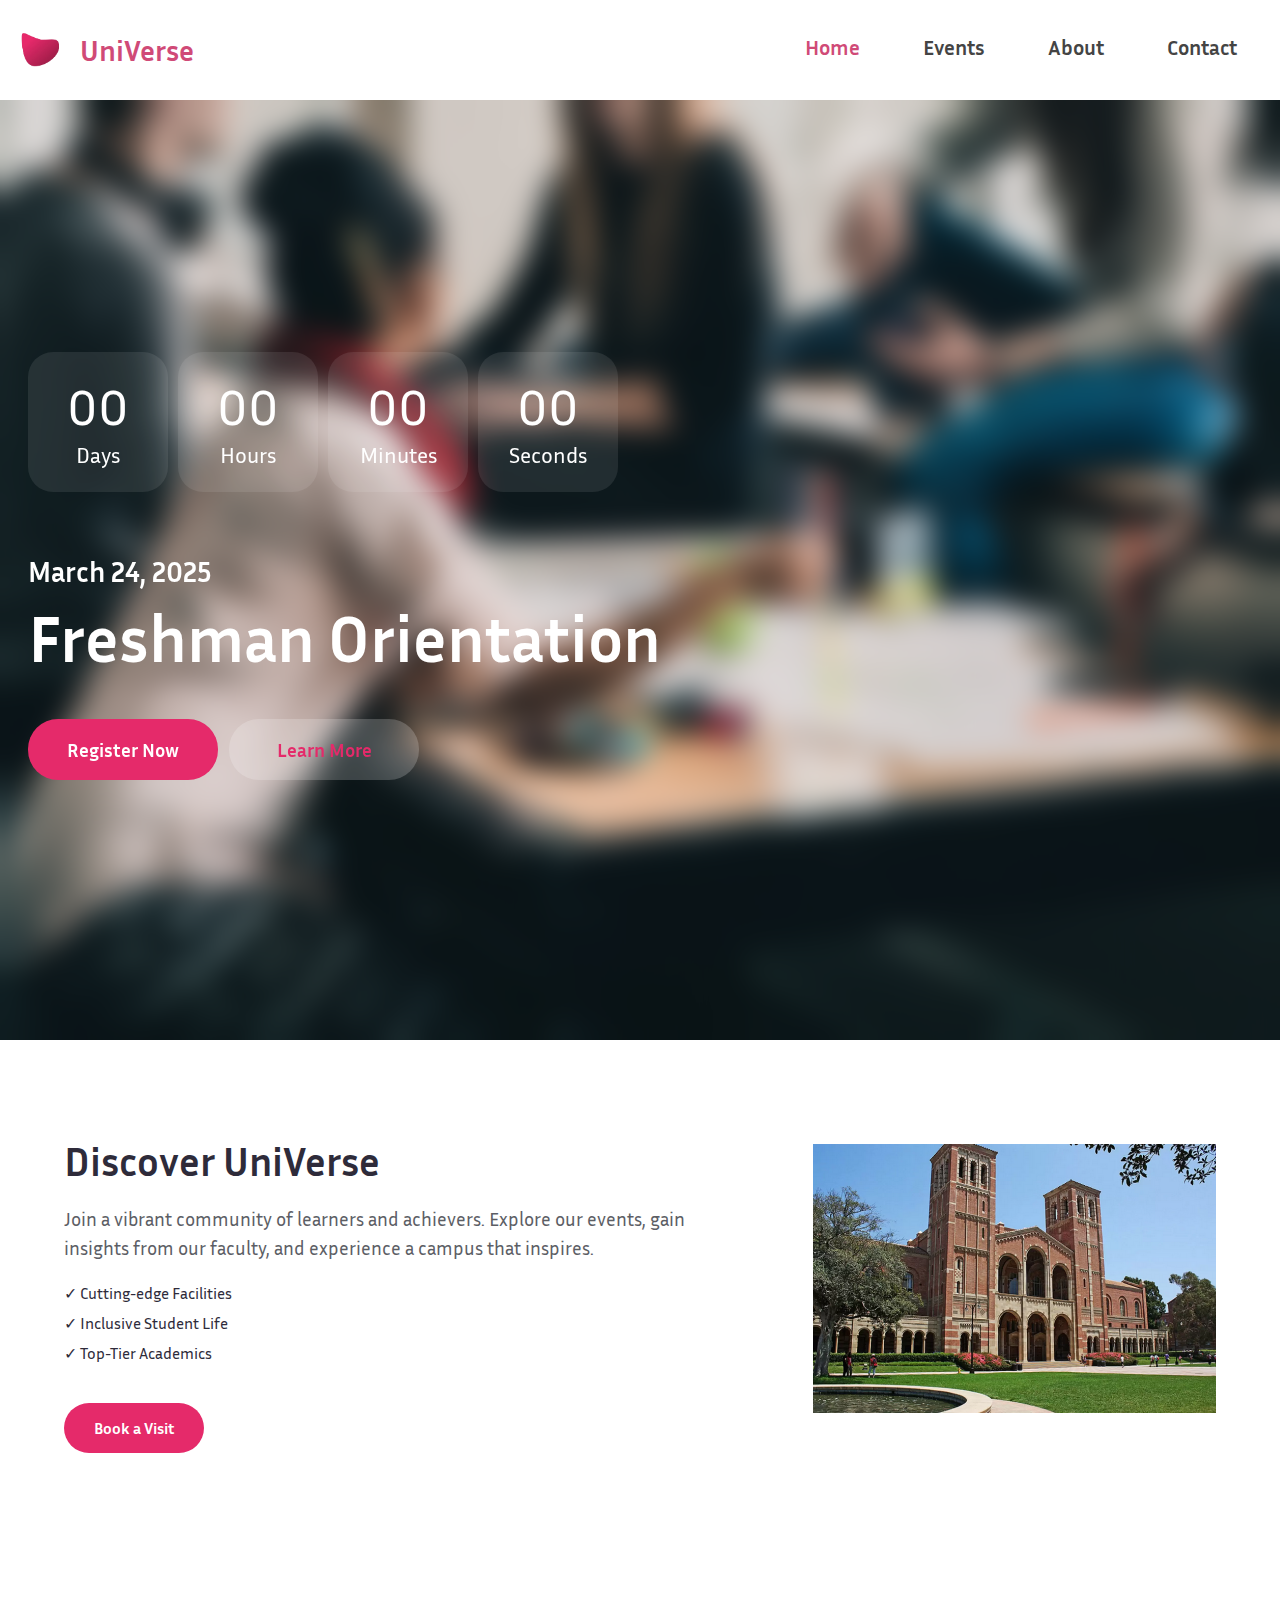
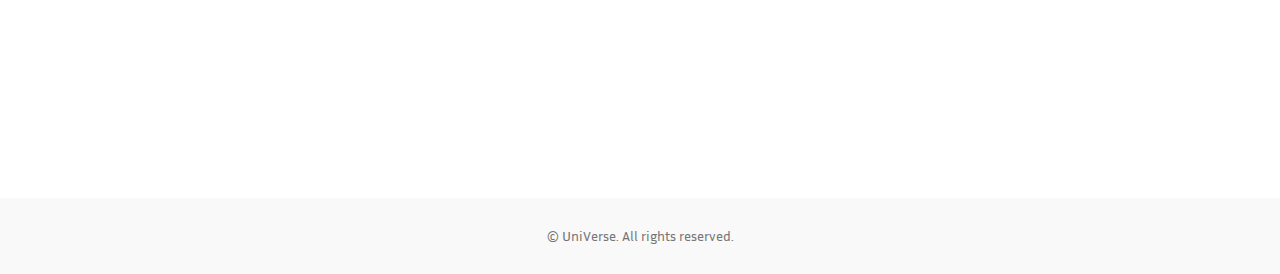
<file: index.html>
<!DOCTYPE html>
<html lang="en">
<head>
  <meta charset="UTF-8">

  <meta name="viewport" content="width=device-width, initial-scale=1.0">

  <title>UniVerse</title>

  <!-- Stylesheets -->

  <!-- Google Fonts -->
  <link href="https://fonts.googleapis.com/css2?family=Inria+Sans:wght@400;700&display=swap" rel="stylesheet">

  <!-- Font Awesome Icons -->
  <link rel="stylesheet" href="https://cdnjs.cloudflare.com/ajax/libs/font-awesome/5.15.4/css/all.min.css">

  <link rel="stylesheet" href="css/styles.css">
  <link rel="stylesheet" href="css/navbar/navbar.css">
  <link rel="stylesheet" href="css/discover-style.css">

  <script type="module" src="scripts/home.js"></script>
  <script type="module" src="scripts/database.js"></script>
  

  <style>
    .button:hover {
      cursor: pointer;
      background-color: #da3e74;
    }
    .button.learn-more:hover {
      cursor: pointer;
      background-color: rgba(255,255,255,.25);
    }
  </style>
</head>
<body>

<!-- <header>
  <a class="logo" href="../index.html">UniVerse</a>
  <div>
    <nav id="nav-elements">
      <a id="home-nav" href="#" class="active">Home</a>
      <a id="events-nav" href="events.html">Events</a>
      <a id="about-nav" href="#">About</a>
      <a id="contact-nav" href="#">Contact</a>
    </nav>
    <a href="#" class="button">Buy Ticket</a>
  </div>
</header> -->

<header class="navbar">
  <div class="main-nav">
    <div class="logo">
      <img src="assets/icon.png" alt="UniVerse Logo">
      <span>UniVerse</span>
    </div>
    <nav id="nav-desktop">
      <a id="nav-menu"> <i class="fas fa-bars"></i></a>
      <ul class="nav-links home-links">
        <li><a href="" class="active">Home</a></li>
        <li><a href="pages/events.html" >Events</a></li>
        <li><a href="pages/about.html">About</a></li>
        <li><a href="pages/contact.html">Contact</a></li>
        <!-- <li class="buy-ticket"><a href="#" class="button">Buy Ticket</a></li> -->
      </ul>
    </nav>
  </div>

    <!-- Nav links location for small screens -->
  <nav id="nav-mobile">
      <!-- <ul class="nav-links home-links nav-links-small-screen-open">
        <li><a href="" class="active">Home</a></li>
        <li><a href="events.html" >Events</a></li>
        <li><a href="about.html">About</a></li>
        <li><a href="contact.html">Contact</a></li>
      </ul> -->
  </nav>
  
</header>

<main class="header-parent" id="header-parent">
  <div class="header-main-content">
      <div class="countdown">
          <div class="time-box">
              <span id="days">00</span>
              <label>Days</label>
          </div>
          <div class="time-box">
              <span id="hours">00</span>
              <label>Hours</label>
          </div>
          <div class="time-box">
              <span id="minutes">00</span>
              <label>Minutes</label>
          </div>
          <div class="time-box">
              <span id="seconds">00</span>
              <label>Seconds</label>
          </div>
      </div>

      <div id="event-title-date">
          <div class="event-date">March 24, 2025</div>
          <div class="event-title">Freshman Orientation</div>
      </div>

      <div class="buttons">
          <a class="register button">Register Now</a>
          <a class="learn-more button">Learn More</a>
      </div>
  </div>

</main>

<div class="featured-section">
  <div class="featured-content">
    <h2>Discover UniVerse</h2>
    <p>
      Join a vibrant community of learners and achievers. Explore our events, 
      gain insights from our faculty, and experience a campus that inspires.
    </p>
    <ul>
      <li>✓ Cutting-edge Facilities</li>
      <li>✓ Inclusive Student Life</li>
      <li>✓ Top-Tier Academics</li>
    </ul>
    <a href="pages/contact.html" class="button explore">Book a Visit</a>
  </div>
  <img
    src="assets/fictional-college.png"
    alt="Campus"
    class="featured-image"
  />
  <div class="overlay" style="background-color: rgba(255,255,255,.5); height: 70vh; z-index: -1;"></div>
</div>

<footer>
  <p>&copy; UniVerse. All rights reserved.</p>
</footer>

<!-- Manage Navbar Responsiveness -->
<script src="scripts/navbar.js"></script>

<script>



  // updateNavSelection();

</script>

</body>
</html>
</file>
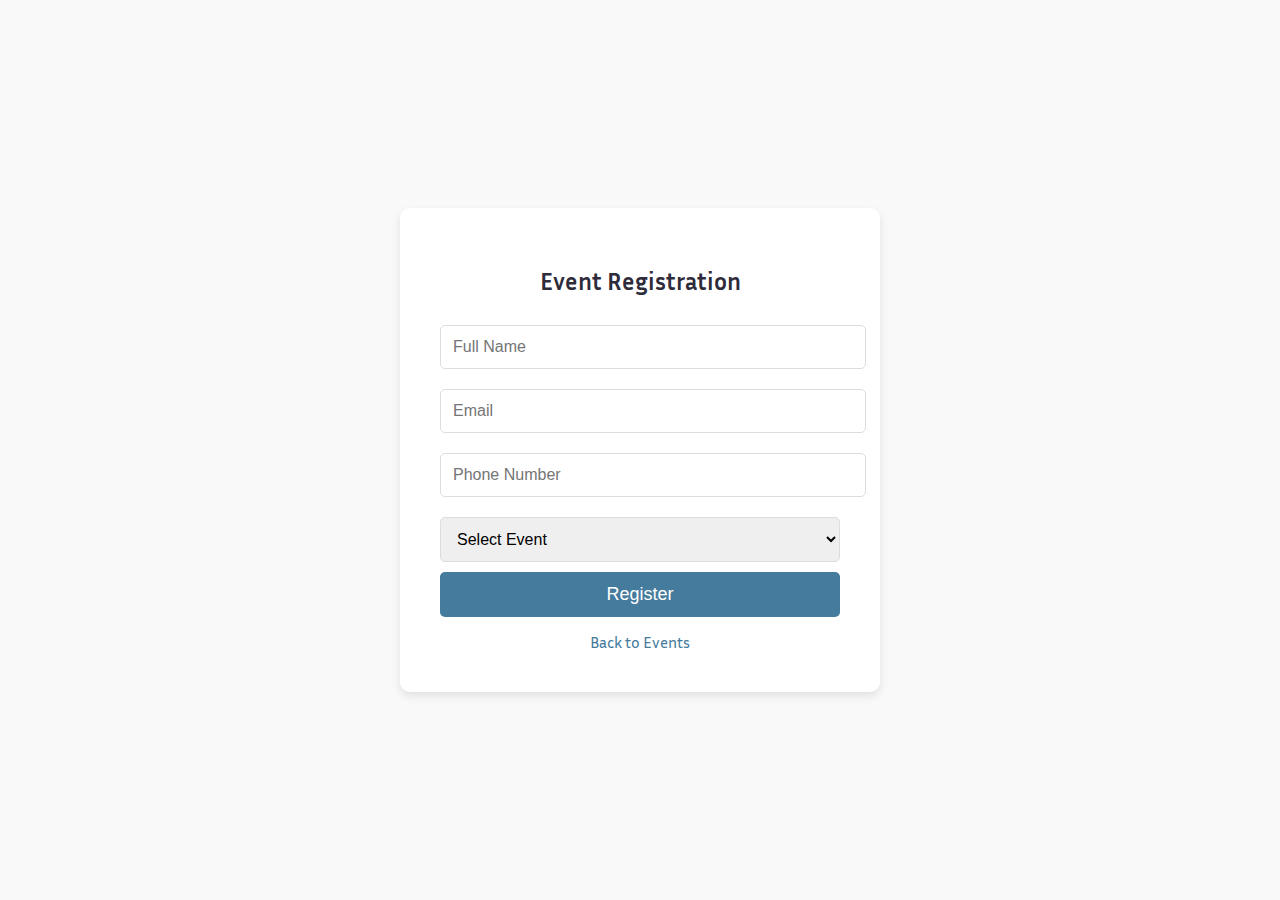
<file: pages/even-registration.html>
<!DOCTYPE html>
<html lang="en">
<head>
    <meta charset="UTF-8">
    <meta name="viewport" content="width=device-width, initial-scale=1.0">
    <title>Event Registration</title>

    <!-- Google Fonts -->
    <link href="https://fonts.googleapis.com/css2?family=Inria+Sans:wght@400;700&display=swap" rel="stylesheet">

    <!-- Font Awesome -->
    <link href="https://cdnjs.cloudflare.com/ajax/libs/font-awesome/5.15.4/css/all.min.css" rel="stylesheet">

    <style>
        body {
            margin: 0;
            padding: 0;
            font-family: 'Inria Sans', sans-serif;
            background-color: #F9F9F9;
            display: flex;
            justify-content: center;
            align-items: center;
            height: 100vh;
        }

        .register-container {
            background: white;
            padding: 40px;
            border-radius: 10px;
            box-shadow: 0 4px 10px rgba(0, 0, 0, 0.1);
            text-align: center;
            width: 400px;
        }

        .register-container h2 {
            margin-bottom: 20px;
            color: #2E2B3A;
        }

        .input-field {
            width: 100%;
            padding: 12px;
            margin: 10px 0;
            border: 1px solid #ddd;
            border-radius: 5px;
            font-size: 16px;
        }

        .button {
            width: 100%;
            background-color: #457B9D;
            color: white;
            padding: 12px;
            border: none;
            border-radius: 5px;
            font-size: 18px;
            cursor: pointer;
            transition: 0.3s;
        }

        .button:hover {
            background-color: #1D3557;
        }

        .link {
            display: block;
            margin-top: 15px;
            color: #457B9D;
            text-decoration: none;
        }

        .link:hover {
            text-decoration: underline;
        }
    </style>
</head>
<body>
    <div class="register-container">
        <h2>Event Registration</h2>
        <input type="text" class="input-field" placeholder="Full Name" required>
        <input type="email" class="input-field" placeholder="Email" required>
        <input type="tel" class="input-field" placeholder="Phone Number" required>
        <select class="input-field" required>
            <option value="" disabled selected>Select Event</option>
            <option value="Freshman Orientation">Freshman Orientation</option>
            <option value="Tech Conference">Tech Conference</option>
            <option value="Music Fest">Music Fest</option>
        </select>
        <button class="button">Register</button>
        <a href="events.html" class="link">Back to Events</a>
    </div>
</body>
</html>
</file>
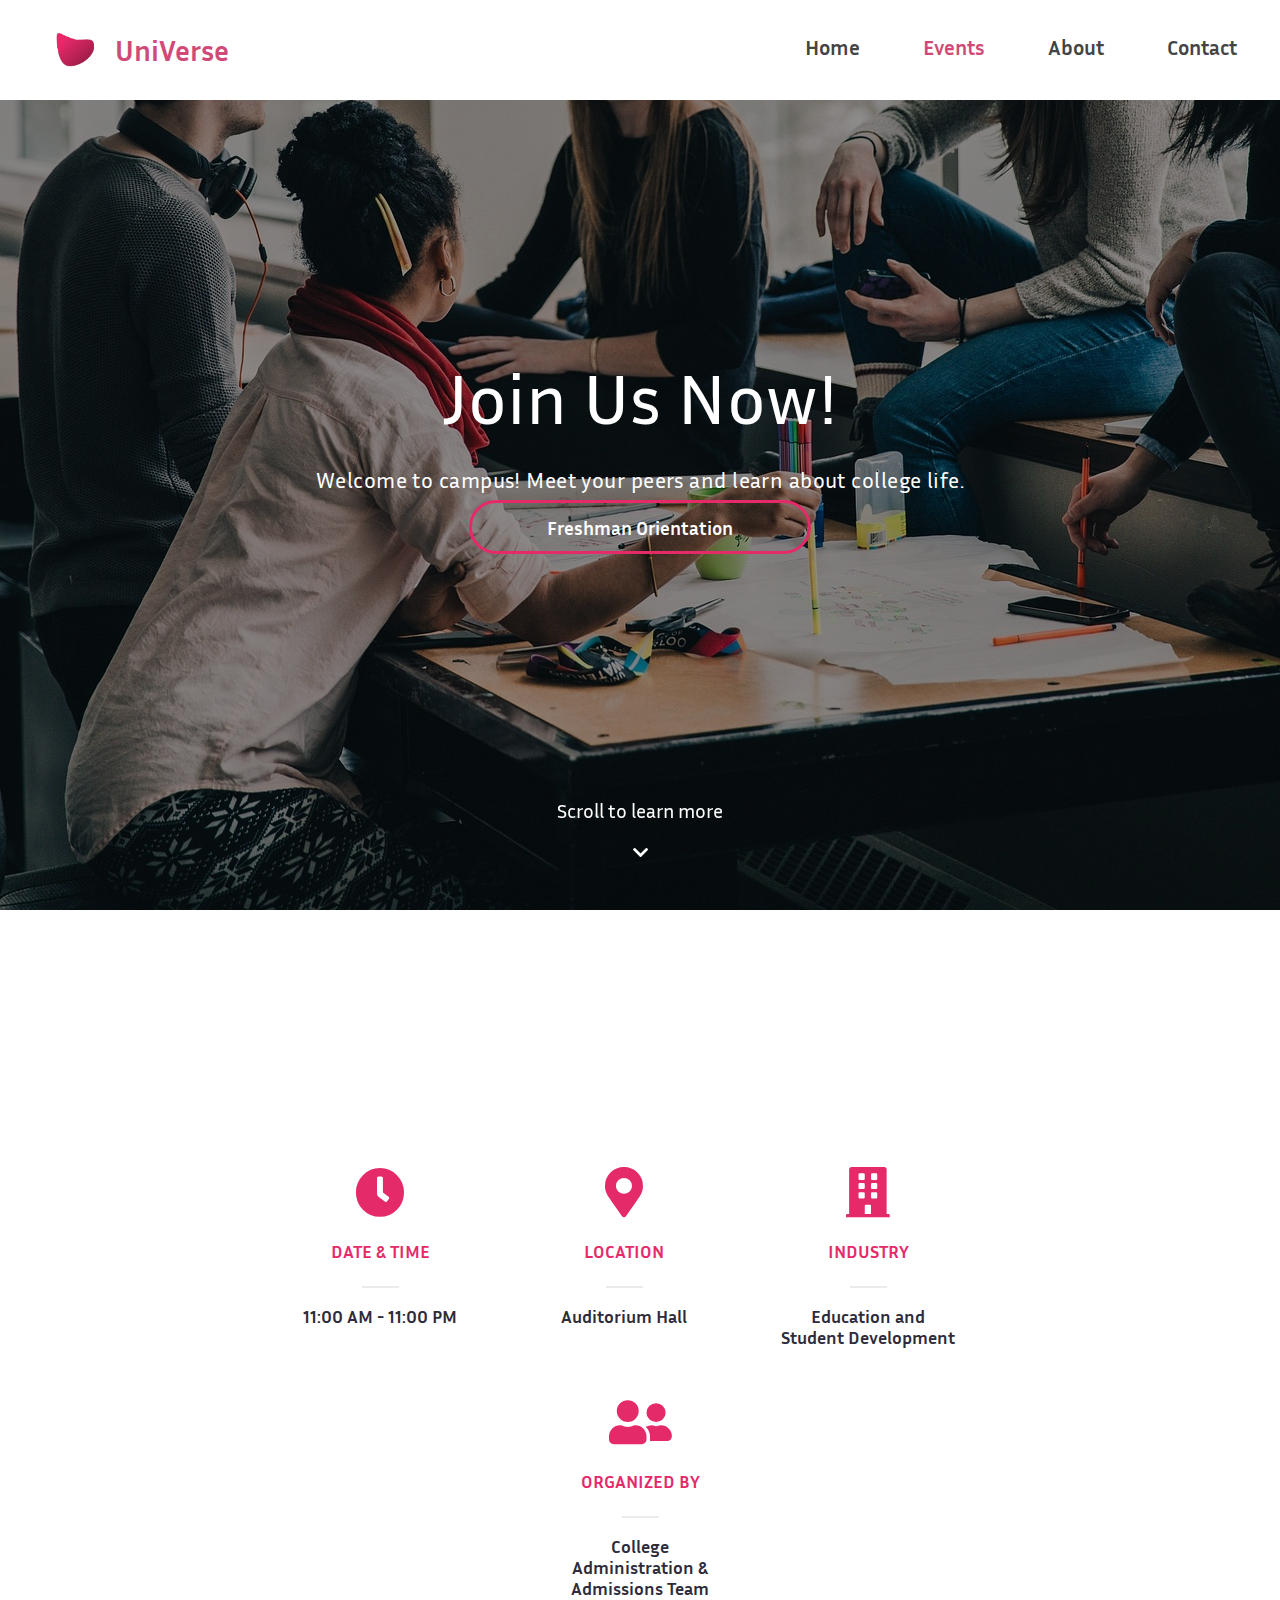
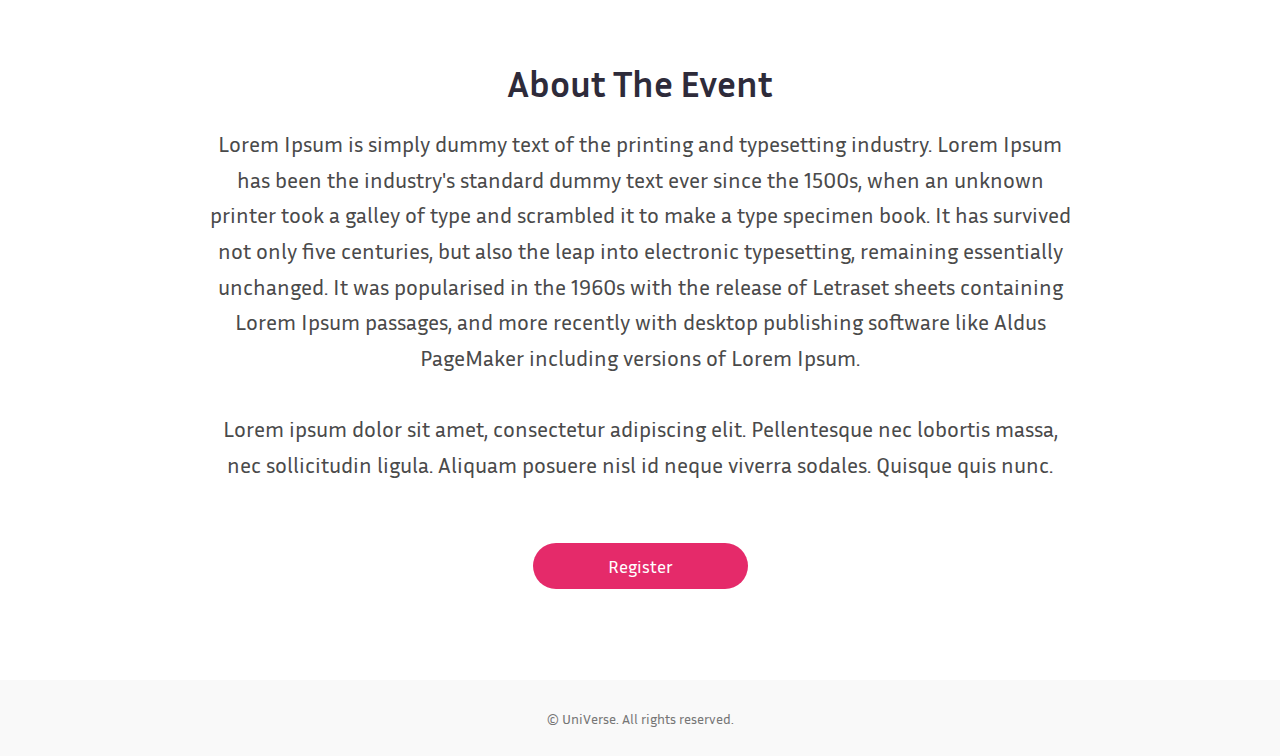
<file: pages/event_details.html>
<!DOCTYPE html>
<html lang="en">
<head>
    <meta charset="UTF-8">
    <meta name="viewport" content="width=device-width, initial-scale=1.0">
    <title>About the Event</title>

    <!-- Google fonts -->
    <link href="https://fonts.googleapis.com/css2?family=Inria+Sans:wght@400;700&display=swap" rel="stylesheet">

    <!-- Awesome Icons -->
    <link href="https://cdnjs.cloudflare.com/ajax/libs/font-awesome/5.15.4/css/all.min.css" rel="stylesheet">
    <link href="https://cdnjs.cloudflare.com/ajax/libs/font-awesome/5.15.4/css/all.min.css" rel="stylesheet">

    <link rel="stylesheet" href="../css/styles.css">
    <link rel="stylesheet" href="../css/event-details.css">
    <link rel="stylesheet" href="../css/navbar/navbar.css">
    <!-- The css/event-details.css File is added through scripts/eventdetails.js script -->

    <script type="module" src="../scripts/event_details.js"></script>

    <script type="module" src="../scripts/database.js"></script>

    <script type="module" src="../scripts/essential.js"></script>

    <script type="module" src="../scripts/navbar.js"></script>

    <style>
        .main-nav {
            z-index: 100;
        }

        main {
            margin-top: 100px;
        }

        .navbar {
            margin-top: 0px;
        }
    </style>

</head>

<body>
    <!-- <header id="header">
        <div class="navbar">
            <div class="logo">
                <img src="../assets/icon.png" alt="UniVerse Logo">
                <span>UniVerse</span>
              </div>
            <div>
                <nav id="nav-items">
                    <a class="nav-item" id="home-nav" href="../index.html">Home</a>
                    <a class="nav-item active" id="events-nav" href="events.html">Events</a>
                    <a class="nav-item" id="about-nav" href="about.html">About</a>
                    <a class="nav-item" id="contact-nav" href="contact.html">Contact</a>
                </nav>
            </div>
        </div>
        <div class="overlay hideElement"></div>
    </header> -->

    <header class="navbar">
        <div class="main-nav">
          <div class="logo">
            <img src="../assets/icon.png" alt="UniVerse Logo">
            <span>UniVerse</span>
          </div>
          <nav id="nav-desktop">
            <a id="nav-menu"> <i class="fas fa-bars"></i></a>
            <ul class="nav-links home-links">
              <li><a href="../index.html">Home</a></li>
              <li><a href="events.html"  class="active">Events</a></li>
              <li><a href="about.html">About</a></li>
              <li><a href="contact.html">Contact</a></li>
              <!-- <li class="buy-ticket"><a href="#" class="button">Buy Ticket</a></li> -->
            </ul>
          </nav>
        </div>
      
          <!-- Nav links location for small screens -->
        <nav id="nav-mobile">
            <!-- <ul class="nav-links home-links nav-links-small-screen-open">
              <li><a href="" class="active">Home</a></li>
              <li><a href="events.html" >Events</a></li>
              <li><a href="about.html">About</a></li>
              <li><a href="contact.html">Contact</a></li>
            </ul> -->
        </nav>

        <div class="overlay hideElement"></div>
        
      </header>

    <main id="main">
        <img id="header-img" src="../assets/events/freashmanorientation.jpg">
        <div id="header-elements">
            <h1 id="header-title">Join Us Now!</h1>
            <p id="header-message">Welcome to campus! Meet your peers and learn about college life.</p>
            <!-- The below element inherits some of the properties of button but acts nothing like a button  -->
            <!-- The below elemtn displays the name of the event -->
            <a class="button event-title" style="font-weight: bold; font-size: 19px; background-color: transparent; border: 3px solid #E52A6A;">Freshman Orientation</a>
        </div>
    </main>
    <script>
        // import {events} from '../scripts/events_listing.js';
        // document.getElementById("header-img").src = event;
    </script>

    <div id="scroll-indicator">
        <p >Scroll to learn more</p>
        <div class="chevron">
            <i class="fas fa-chevron-down"></i>
        </div>
    </div>

    <div id="main-content" style="height: auto;">
        <section id="event-details">
            <div class="details-row">
                <div class="detail-item">
                    <i class="fas fa-clock"></i>
                    <p class="detail-title">DATE & TIME</p>
                    <hr>
                    <p class="detail-content" id="datetime-title">11:00 AM - 11:00 PM</p>
                </div>
                <div class="vertical-rule"></div>
                <div class="detail-item">
                    <i class="fas fa-map-marker-alt"></i>
                    <p class="detail-title">LOCATION</p>
                    <hr>
                    <p class="detail-content" id="venue-title">Auditorium Hall</p>
                </div>
                <div class="vertical-rule"></div>
                <div class="detail-item">
                    <i class="fas fa-building"></i>
                    <p class="detail-title">INDUSTRY</p>
                    <hr>
                    <p class="detail-content" id="industry-title">Education and Student Development</p>
                </div>
                <div class="vertical-rule"></div>
                <div class="detail-item">
                    <i class="fas fa-user-friends"></i>
                    <p class="detail-title">ORGANIZED BY</p>
                    <hr>
                    <p class="detail-content" id="organizer-title">College Administration & Admissions Team</p>
                </div>
            </div>
            <h2 id="about-event-title">About The Event</h2>
            <p class="event-description">
                Lorem Ipsum is simply dummy text of the printing and typesetting industry. Lorem Ipsum has been the industry's standard dummy text ever since the 1500s, when an unknown printer took a galley of type and scrambled it to make a type specimen book. It has survived not only five centuries, but also the leap into electronic typesetting, remaining essentially unchanged. It was popularised in the 1960s with the release of Letraset sheets containing Lorem Ipsum passages, and more recently with desktop publishing software like Aldus PageMaker including versions of Lorem Ipsum.
                <br><br>
                Lorem ipsum dolor sit amet, consectetur adipiscing elit. Pellentesque nec lobortis massa, nec sollicitudin ligula. Aliquam posuere nisl id neque viverra sodales. Quisque quis nunc.
            </p>
            <br><br>
            <a class="button register">Register</a>
        </section>
    </div>

    <div id="scroll-down-button" class="hideElement">
        <div>
            <i class="fas fa-chevron-down" style="font-size: 18px;"></i>
        </div>
    </div>

    <footer>
        <p>&copy; UniVerse. All rights reserved.</p>
    </footer>

    <script>

        // <start> bottom scroll <start> //

        // const 

        // A function that is to be passed as callback to listen fo scroll events
        // Manages the bottom scroll left

        // const BOTTOM_IGNORE_OFFSET = 110;

        // const scrollDownButton = document.getElementById("scroll-down-button");

        // scrollDownButton.addEventListener("click", ()=> {
        //     window.scrollTo({
        //         top: document.documentElement.scrollHeight,
        //         behavior: "smooth"
        //     })
        // })

        // function toggleScrollDownButtonVisibility(hide) {
        //     if (hide) {
        //         scrollDownButton.classList.add("hideElement");
        //     } else {
        //         scrollDownButton.classList.remove("hideElement");
        //     }
        // }

        // function getBottomScrollLeft() {
        //     const scrollTop = window.scrollY; // Current scroll position from the top
        //     const viewportHeight = window.innerHeight; // Height of the visible viewport
        //     const fullHeight = document.documentElement.scrollHeight; // Full height of the document

        //     // const offset = 50; // Offset (in pixels) from the bottom to trigger the event

        //     const bottomScrollLeft = fullHeight - viewportHeight - scrollTop;

        //     console.log(`bottom scroll left: ${bottomScrollLeft}`)

        //     return bottomScrollLeft;
        // }

        // function checkBottomScrollLeft() {
        //     const bottomScrollLeft = getBottomScrollLeft();
        //     console.log(`bottomScrollLeft: ${bottomScrollLeft}`);
        //     if (bottomScrollLeft > BOTTOM_IGNORE_OFFSET) {
        //         toggleScrollDownButtonVisibility(false);
        //     } else {
        //         toggleScrollDownButtonVisibility(true);
        //     }
        // }

        // // <end> bottom scroll <end> //

        // // scroll on pressing the "Scroll to learn more" / chevron down icon
        // document.querySelector('#scroll-indicator').addEventListener('click', () => {
        //     window.scrollTo({
        //         top: document.body.scrollHeight,
        //         behavior: 'smooth'
        //     });
        // });


        // function delay(ms) {
        //     return new Promise(resolve => setTimeout(resolve, ms));
        // }

        // function changeNavbarItemsColor(color) {
        //     let navBar = document.getElementById("nav-items");

        //     navBar.querySelectorAll("*").forEach(child=> {
        //         if (!child.classList.contains("active")) {
        //             child.style.color = color;
        //         }
        //     })
        // }

        // function changeLogoColor(color) {
        //     document.getElementsByClassName("logo")[0].style.color = color;
        // }

        // // Get elements
        // const header = document.getElementById("header");
        // const main = document.getElementById("main");

        // let isScrolledDown = false;

        // // Listen to scroll event
        // window.addEventListener('scroll', async () => {

        //     // When scrolling down
        //     if (window.scrollY > 0) {

        //         isScrolledDown = true;

        //         if (window.scrollY >= 13) {
        //             changeNavbarItemsColor("#efefef");

        //             changeLogoColor("white");
        //         }

        //         // Shrink the main element's height as we scroll down
        //         main.classList.add("shrinking"); // Apply shrinking height animation
        //         header.classList.add("fixedHeader"); // Fix the header at the top

        //         // Hide the header children
        //         document.getElementById("header-elements").classList.add("hideElement");
        //         // the "learn more, chevron icon" are also part of header but they are outisde the actual header as their position fixed 
        //         // hiding the parent of the "learn more, chevron icon" elements
        //         document.getElementById("scroll-indicator").classList.add("hideElement")
        //         // remove the main element's top margin
        //         main.classList.add("margin-margin-zero")
                
        //         await delay(500);
        //     } else {

        //         changeNavbarItemsColor("#2E2B3A");
        //         changeLogoColor("#2E2B3A");
        //         // When scrolling back to the top, restore the main element's height
        //         main.classList.remove("shrinking"); // Remove shrinking height animation
        //         header.classList.remove("fixedHeader"); // Remove fixed header

        //         // show header child back
        //         document.getElementById("header-elements").classList.remove("hideElement");
        //         // show the scroll-indicator back (learn more & chevron icon)
        //         document.getElementById("scroll-indicator").classList.remove("hideElement")

        //         // show the main element's top margin back
        //         // main.classList.remove("main-margin-zero")
        //     }

        //     // Actual tested values - diff header elements with diff heigh require different offsets
        //     if (window.scrollY >= 13) {
        //         document.getElementsByClassName("navbar")[0].classList.add("removePadding")
        //         header.classList.add("addCoverImg")

        //         checkBottomScrollLeft();
        //     } else {
        //         document.getElementsByClassName("navbar")[0].classList.remove("removePadding")
        //         header.classList.remove("addCoverImg")

        //         toggleScrollDownButtonVisibility(true);
        //     }
        // });
    </script>
</body>
</html>
</file>
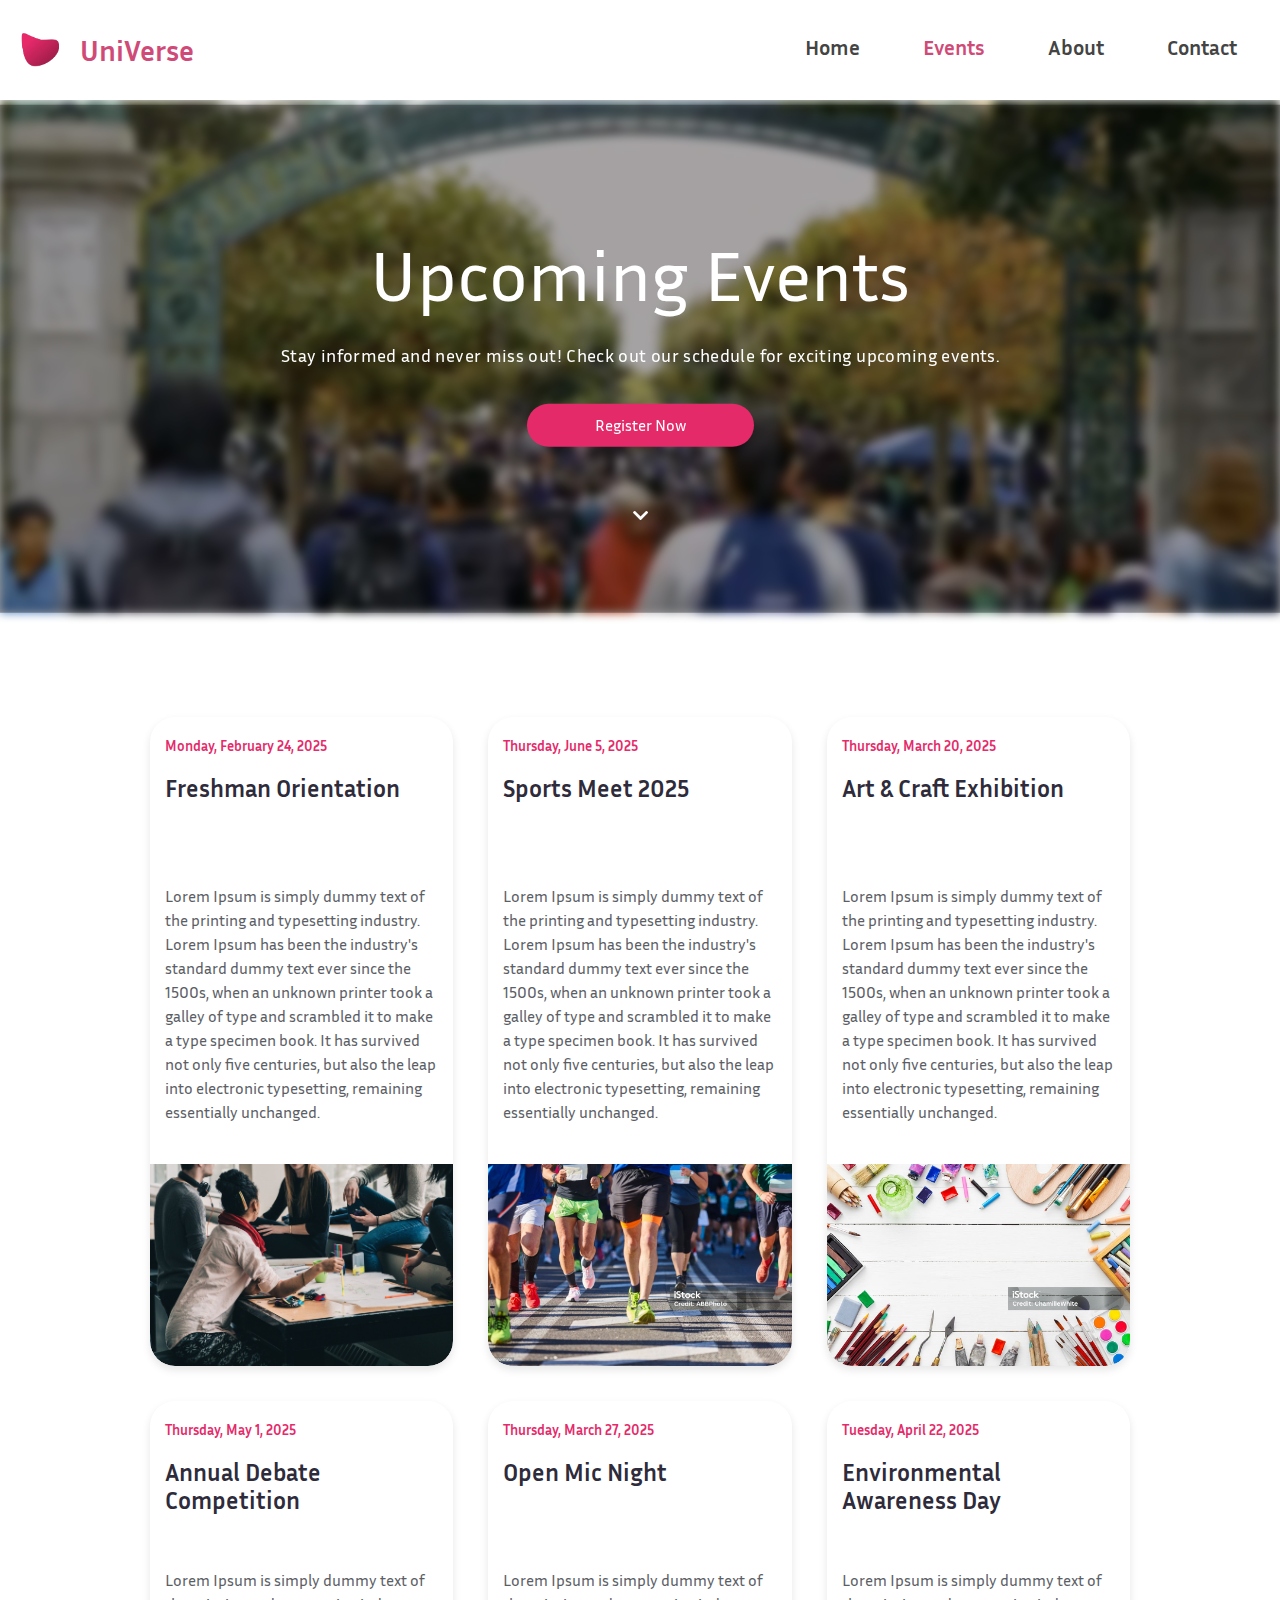
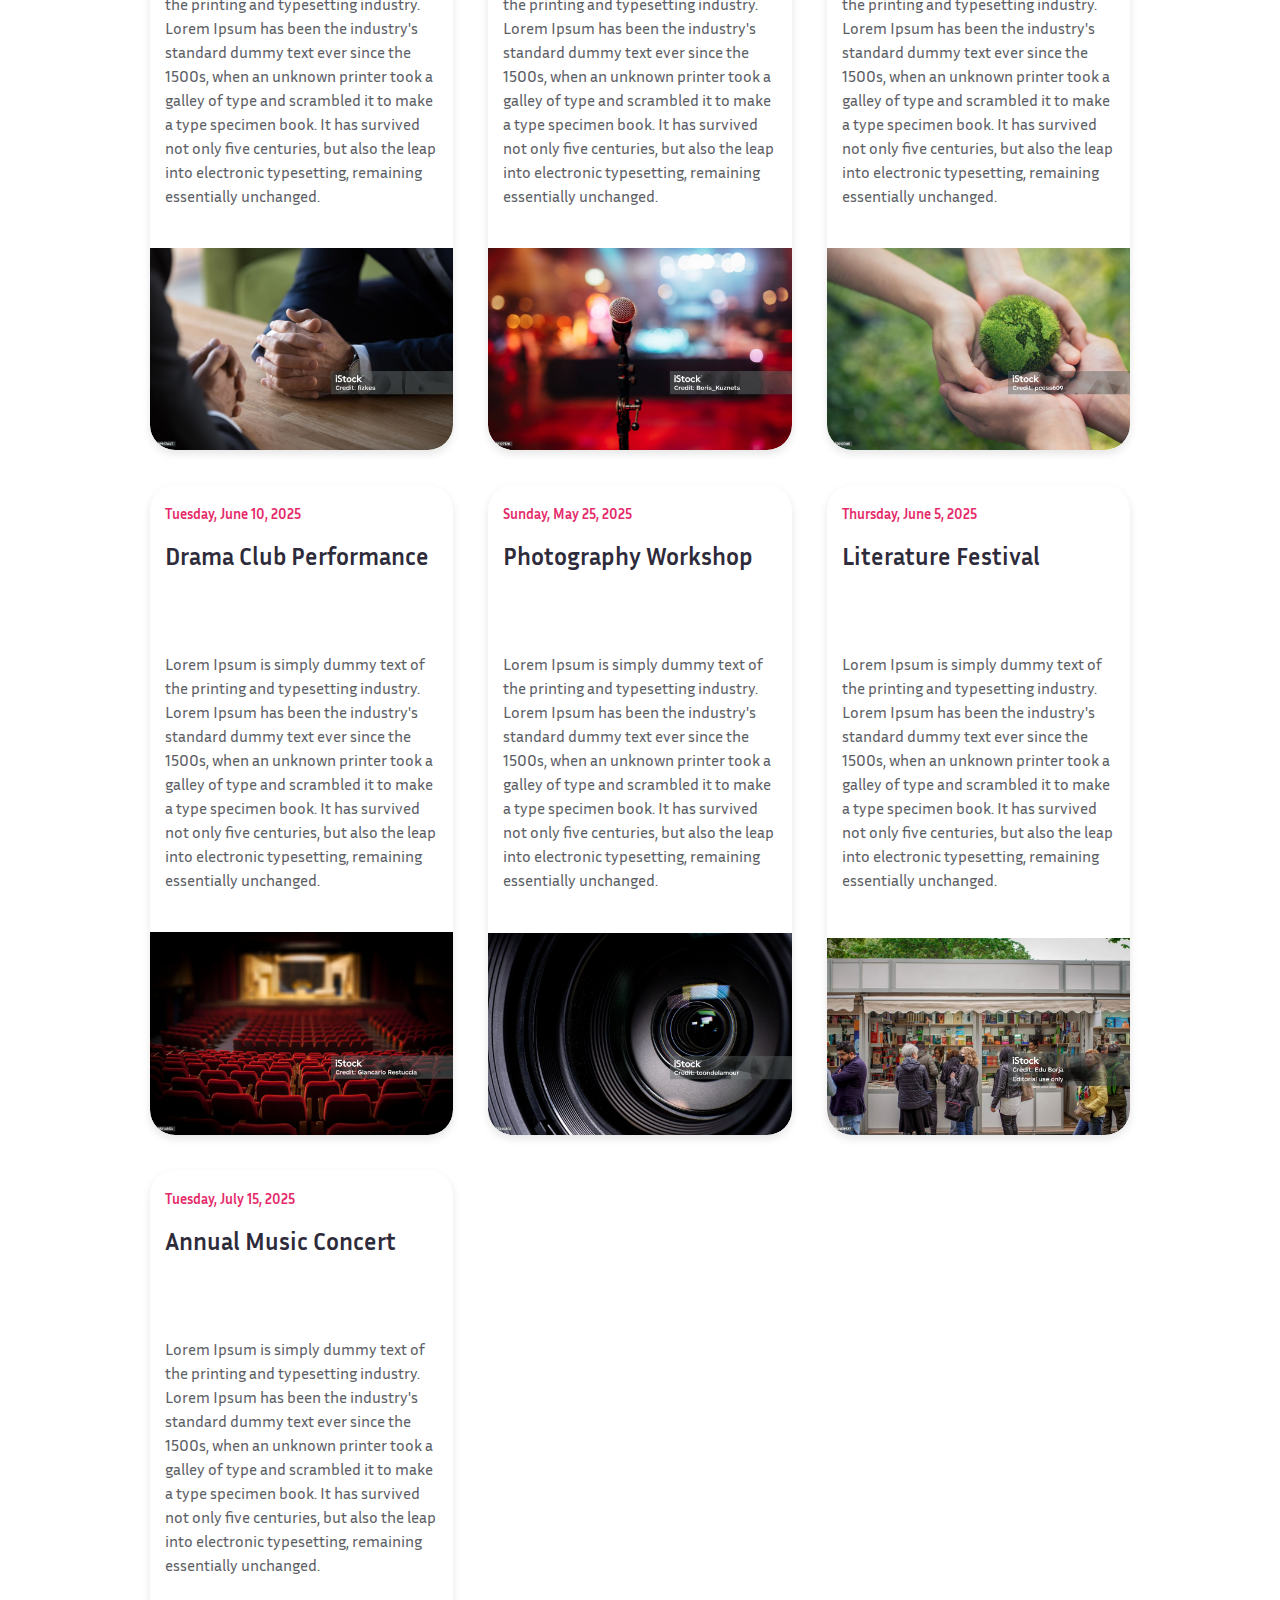
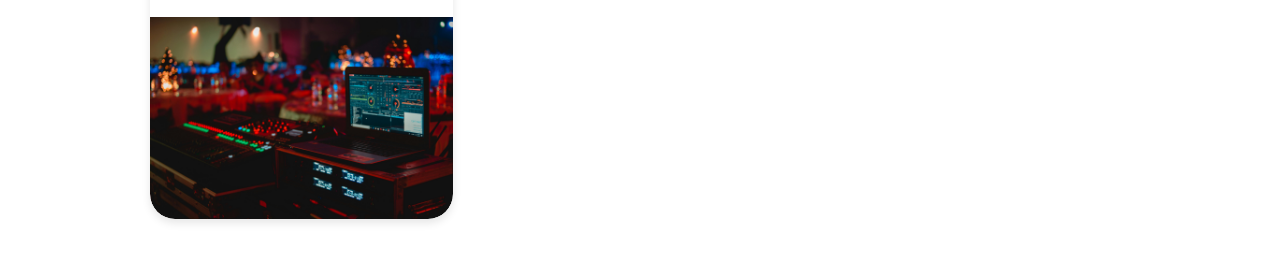
<file: pages/events.html>
<!DOCTYPE html>
<html lang="en">
<head>
    <meta charset="UTF-8">
    <meta name="viewport" content="width=device-width, initial-scale=1.0">
    <title>Events</title>

    <!-- Google fonts -->
    <link href="https://fonts.googleapis.com/css2?family=Inria+Sans:wght@400;700&display=swap" rel="stylesheet">

    <!-- Awesome Icons -->
    <link href="https://cdnjs.cloudflare.com/ajax/libs/font-awesome/5.15.4/css/all.min.css" rel="stylesheet">
    <link href="https://cdnjs.cloudflare.com/ajax/libs/font-awesome/5.15.4/css/all.min.css" rel="stylesheet">

    <link rel="stylesheet" href="../css/styles.css">
    <link rel="stylesheet" href="../css/events.css">
    <link rel="stylesheet" href="../css/navbar/navbar.css">
    <link rel="stylesheet" href="../css/bouncy-chevron.css">

    <script type="module" src="../scripts/events_listing.js"></script>

    <script type="module" src="../scripts/database.js"></script>

    <script type="module" src="../scripts/essential.js"></script>

    <style>
      @media(max-width: 415px) {
        #header-title {
          font-size: 18.5vw;
          margin-bottom: -1vw;
        }
      }
    </style>

</head>
<body>

    <!-- <header>
        <a class="logo" href="../index.html">UniVerse</a>
        <div>
            <nav>
                <a class="nav-item" id="home-nav" href="../index.html">Home</a>
                <a class="nav-item" id="events-nav" href="#">Events</a>
                <a class="nav-item" id="about-nav" href="#">About</a>
                <a class="nav-item" id="contact-nav" href="#">Contact</a>
            </nav>
        </div>


    </header> -->
    <!-- <header class="navbar">
        <div class="logo">
          <img src="../assets/icon.png" alt="UniVerse Logo">
          <span>UniVerse</span>
        </div>
        <nav>
          <ul class="nav-links">
            <li><a href="../index.html">Home</a></li>
            <li><a href="" class="active">Events</a></li>
            <li><a href="about.html">About</a></li>
            <li><a href="contact.html">Contact</a></li>
          </ul>
        </nav>
      </header> -->
      
    
      <header class="navbar">
        <div class="main-nav">
          <div class="logo">
            <img src="../assets/icon.png" alt="UniVerse Logo">
            <span>UniVerse</span>
          </div>
          <nav id="nav-desktop">
            <a id="nav-menu"> <i class="fas fa-bars"></i></a>
            <ul class="nav-links home-links">
              <li><a href="../index.html">Home</a></li>
              <li><a href="events.html" class="active" >Events</a></li>
              <li><a href="about.html">About</a></li>
              <li><a href="contact.html">Contact</a></li>
              <!-- <li class="buy-ticket"><a href="#" class="button">Buy Ticket</a></li> -->
            </ul>
          </nav>
        </div>
      
          <!-- Nav links location for small screens -->
        <nav id="nav-mobile">
            <!-- <ul class="nav-links home-links nav-links-small-screen-open">
              <li><a href="" class="active">Home</a></li>
              <li><a href="events.html" >Events</a></li>
              <li><a href="about.html">About</a></li>
              <li><a href="contact.html">Contact</a></li>
            </ul> -->
        </nav>
        
      </header>
    
    <div class="video-container">
                <video class="background-video"  muted loop autoplay>
                <source src="../assets/videos/events-page-header.mp4" type="video/mp4">
                Your browser does not support the video tag.
                </video>

                <div class="centered-text">
                    <h1 id="header-title">Upcoming Events</h1>
                    <p >Stay informed and never miss out! Check out our schedule for exciting upcoming events.</p>
                    <a href="register.html" class="button">Register Now</a>
                    
                    <div class="chevron" style="color: white; height: 10vh; align-content: end; font-size: 17.5px;">
                        <i class="fas fa-chevron-down"></i>
                    </div>
                </div> 
                
            </div>
    <main class="main">

        

        <div class="events-list">
            <!-- <div class="event-card" onclick="goToEventDetials()">
                <div class="card-content">
                    <p class="event-date">Friday, 24 March 2025</p>
                    <h3 class="event-title">Freshman Orientation</h3>
                    <p class="event-description">
                        Join us for Freshman Orientation to get an overview of your college journey. Interact with faculty, participate in icebreaker activities....
                    </p>
                </div>
                <img src="../assets/events/thumbnails/techfest.jpg" style="object-fit:inherit;">
            </div> -->
        </div>
        


    </main>

    <!-- Manage Navbar Responsiveness -->
    <script src="../scripts/navbar.js"></script>

    <script>

        // --> Header Responsiveness <--
        const headerTitle = document.getElementById("header-title");
        window.addEventListener('resize', () => {
            const viewportWidth = window.innerWidth;

            if (viewportWidth <= 580) {
                headerTitle.innerText = "Upcoming";
            } else {
                headerTitle.innerText = "Upcoming Events";
            }
        });

        function updateNavSelection() {
            const pathSplit = window.location.pathname.split("/");
            let currentPage = pathSplit[pathSplit.length - 1];
            currentPage = currentPage.replace("#", "");
            currentPage = currentPage.replace(".html", "");

            let currentNavElementSelected = document.getElementById(`${currentPage}-nav`);

            // console.log(`${currentPage}\n trying t get element by id: ${`${currentPage}-nav`}`);

            currentNavElementSelected.className = "active";
        }

        // updateNavSelection();

        function windowDebug() {
            let screenWidth = document.getElementsByClassName("main")[0].clientWidth;
            console.log(`screen width ${screenWidth}`)
        }

        windowDebug();
    </script>
    
</body>
</html>
</file>
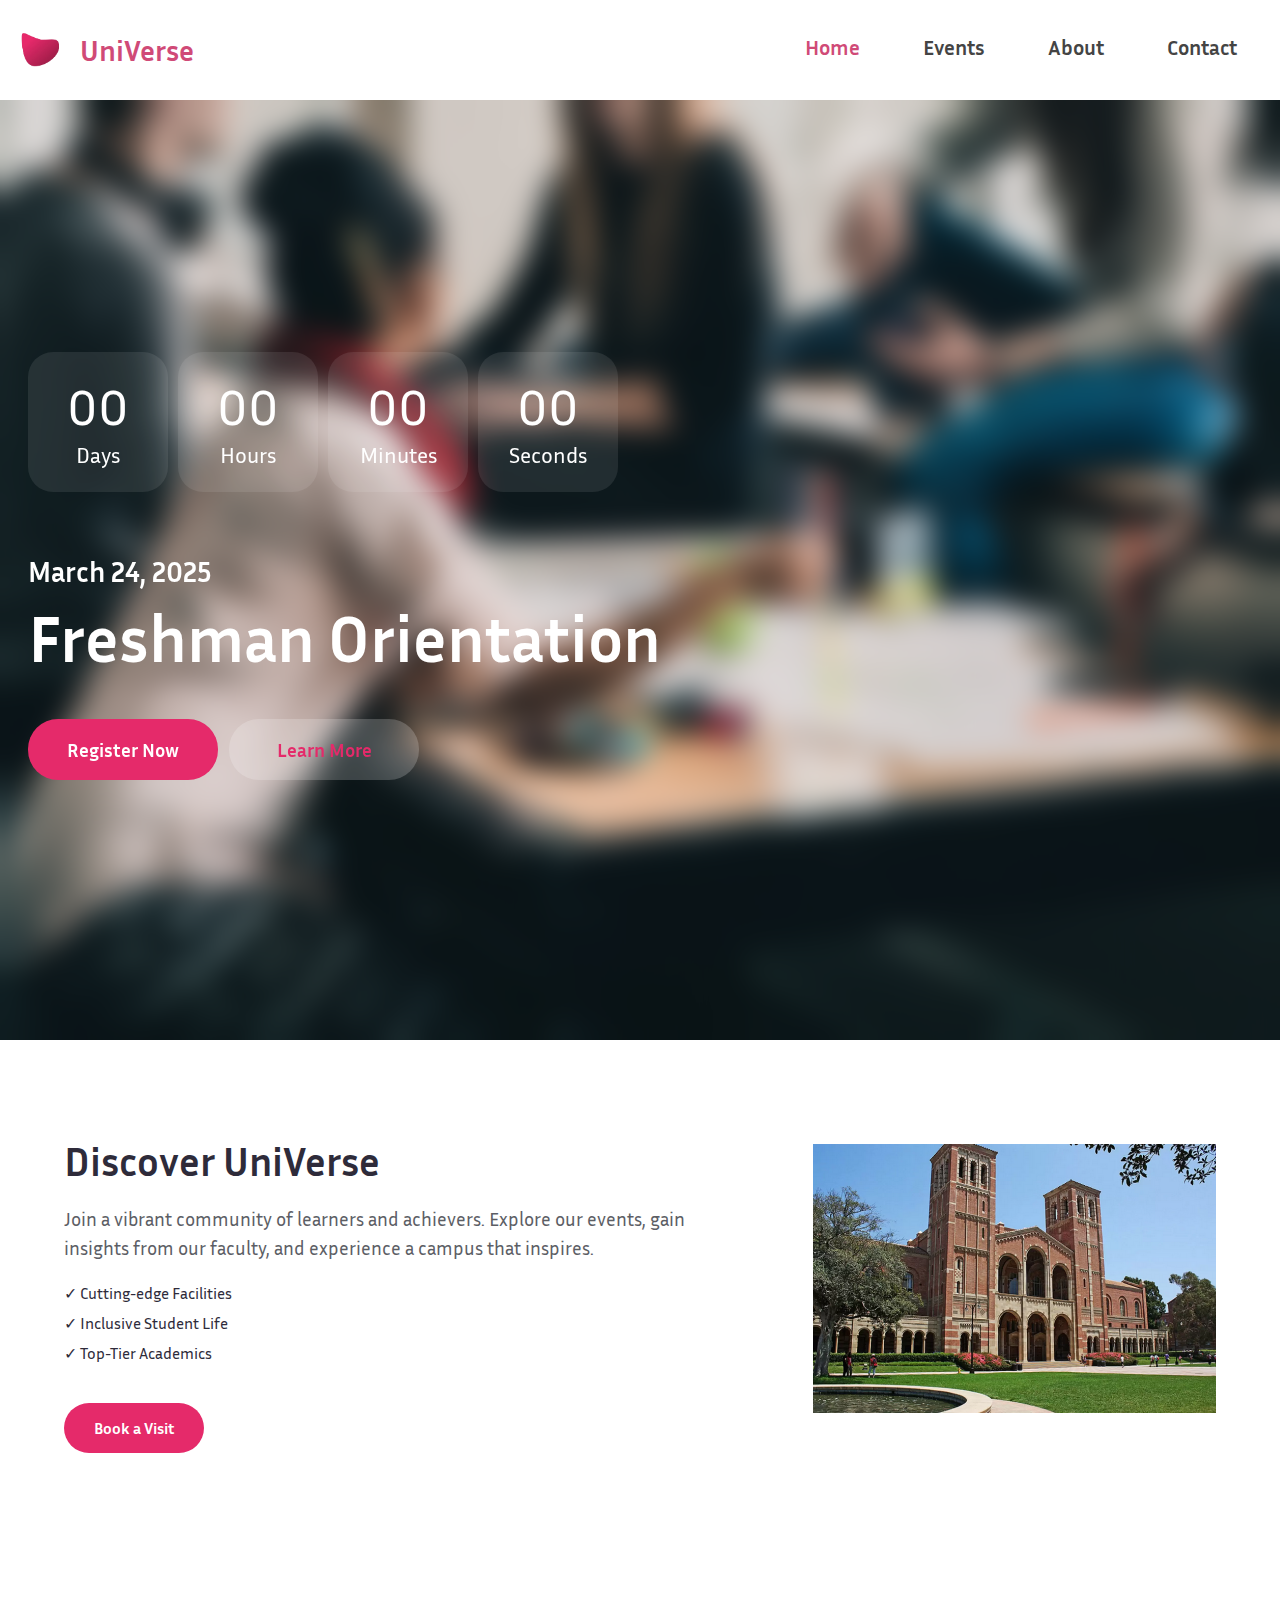
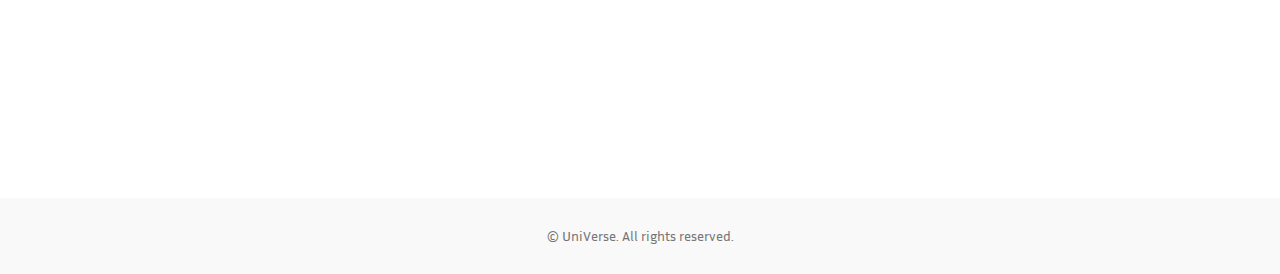
<file: pages/home.html>
<!-- This file is a DUMMY Copy of the index.html file -->

<!DOCTYPE html>
<html lang="en">
<head>
  <meta charset="UTF-8">

  <meta name="viewport" content="width=device-width, initial-scale=1.0">

  <title>UniVerse</title>

  <!-- Stylesheets -->

  <!-- Google Fonts -->
  <link href="https://fonts.googleapis.com/css2?family=Inria+Sans:wght@400;700&display=swap" rel="stylesheet">

  <!-- Font Awesome Icons -->
  <link rel="stylesheet" href="https://cdnjs.cloudflare.com/ajax/libs/font-awesome/5.15.4/css/all.min.css">

  <link rel="stylesheet" href="../css/styles.css">
  <link rel="stylesheet" href="../css/navbar/navbar.css">
  <link rel="stylesheet" href="../css/discover-style.css">

  <script type="module" src="../scripts/home.js"></script>
  <script type="module" src="../scripts/database.js"></script>
  

  <style>
    .button:hover {
      cursor: pointer;
      background-color: #da3e74;
    }
    .button.learn-more:hover {
      cursor: pointer;
      background-color: rgba(255,255,255,.25);
    }
  </style>
</head>
<body>

<!-- <header>
  <a class="logo" href="../index.html">UniVerse</a>
  <div>
    <nav id="nav-elements">
      <a id="home-nav" href="#" class="active">Home</a>
      <a id="events-nav" href="events.html">Events</a>
      <a id="about-nav" href="#">About</a>
      <a id="contact-nav" href="#">Contact</a>
    </nav>
    <a href="#" class="button">Buy Ticket</a>
  </div>
</header> -->

<header class="navbar">
  <div class="main-nav">
    <div class="logo">
      <img src="../assets/icon.png" alt="UniVerse Logo">
      <span>UniVerse</span>
    </div>
    <nav id="nav-desktop">
      <a id="nav-menu"> <i class="fas fa-bars"></i></a>
      <ul class="nav-links home-links">
        <li><a href="" class="active">Home</a></li>
        <li><a href="events.html" >Events</a></li>
        <li><a href="about.html">About</a></li>
        <li><a href="contact.html">Contact</a></li>
        <!-- <li class="buy-ticket"><a href="#" class="button">Buy Ticket</a></li> -->
      </ul>
    </nav>
  </div>

    <!-- Nav links location for small screens -->
  <nav id="nav-mobile">
      <!-- <ul class="nav-links home-links nav-links-small-screen-open">
        <li><a href="" class="active">Home</a></li>
        <li><a href="events.html" >Events</a></li>
        <li><a href="about.html">About</a></li>
        <li><a href="contact.html">Contact</a></li>
      </ul> -->
  </nav>
  
</header>

<main class="header-parent" id="header-parent">
  <div class="header-main-content">
      <div class="countdown">
          <div class="time-box">
              <span id="days">00</span>
              <label>Days</label>
          </div>
          <div class="time-box">
              <span id="hours">00</span>
              <label>Hours</label>
          </div>
          <div class="time-box">
              <span id="minutes">00</span>
              <label>Minutes</label>
          </div>
          <div class="time-box">
              <span id="seconds">00</span>
              <label>Seconds</label>
          </div>
      </div>

      <div id="event-title-date">
          <div class="event-date">March 24, 2025</div>
          <div class="event-title">Freshman Orientation</div>
      </div>

      <div class="buttons">
          <a class="register button">Register Now</a>
          <a class="learn-more button">Learn More</a>
      </div>
  </div>

</main>

<div class="featured-section">
  <div class="featured-content">
    <h2>Discover UniVerse</h2>
    <p>
      Join a vibrant community of learners and achievers. Explore our events, 
      gain insights from our faculty, and experience a campus that inspires.
    </p>
    <ul>
      <li>✓ Cutting-edge Facilities</li>
      <li>✓ Inclusive Student Life</li>
      <li>✓ Top-Tier Academics</li>
    </ul>
    <a href="contact.html" class="button explore">Book a Visit</a>
  </div>
  <img
    src="../assets/fictional-college.png"
    alt="Campus"
    class="featured-image"
  />
  <div class="overlay" style="background-color: rgba(255,255,255,.5); height: 70vh; z-index: -1;"></div>
</div>

<footer>
  <p>&copy; UniVerse. All rights reserved.</p>
</footer>

<!-- Manage Navbar Responsiveness -->
<script src="../scripts/navbar.js"></script>

<script>



  // updateNavSelection();

</script>

</body>
</html>
</file>
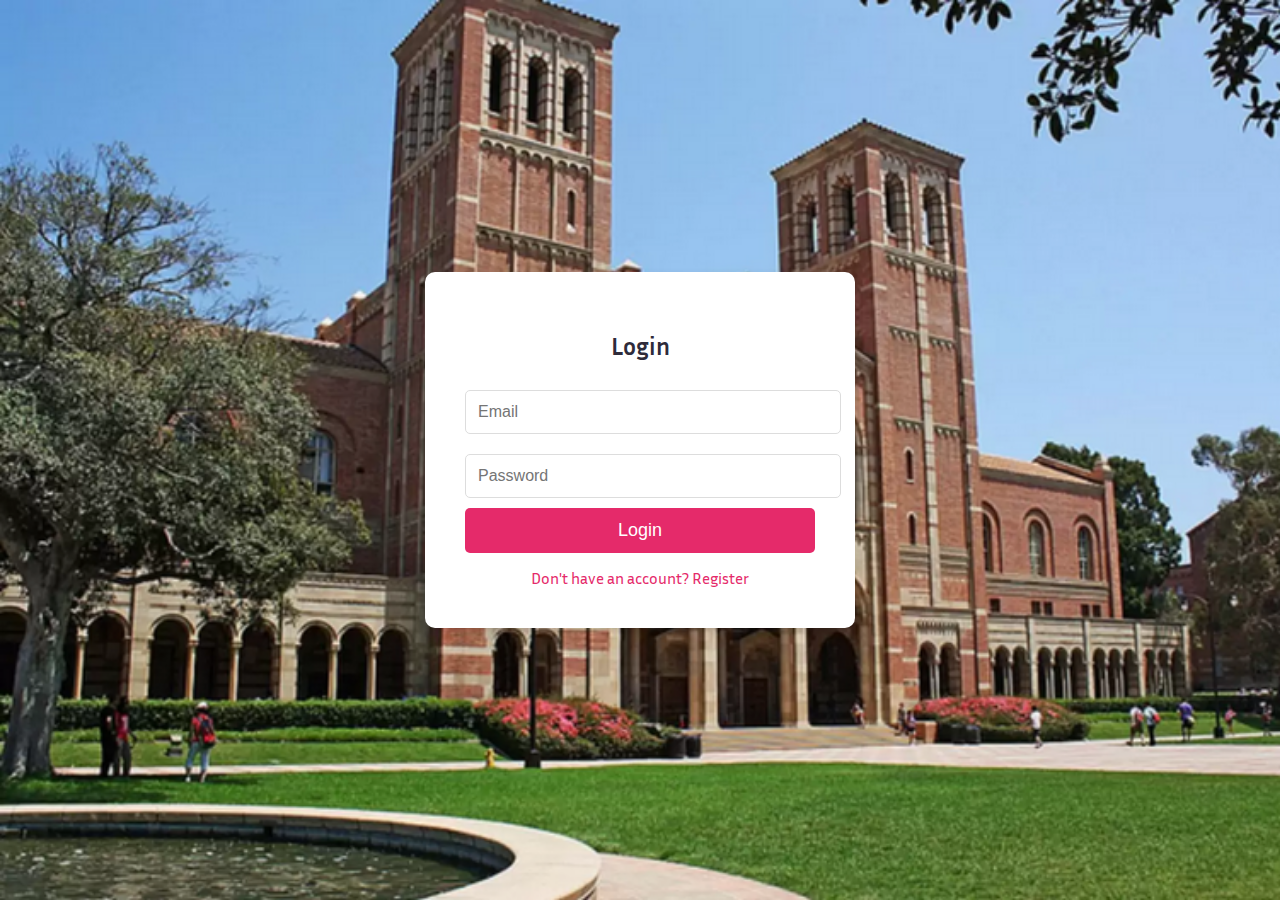
<file: pages/login.html>
<!DOCTYPE html>
<html lang="en">
<head>
    <meta charset="UTF-8">
    <meta name="viewport" content="width=device-width, initial-scale=1.0">
    <title>Login</title>

    <!-- Google Fonts -->
    <link href="https://fonts.googleapis.com/css2?family=Inria+Sans:wght@400;700&display=swap" rel="stylesheet">

    <!-- Font Awesome -->
    <link href="https://cdnjs.cloudflare.com/ajax/libs/font-awesome/5.15.4/css/all.min.css" rel="stylesheet">

    <style>
        body {
            margin: 0;
            padding: 0;
            font-family: 'Inria Sans', sans-serif;
            background-color: #F9F9F9;
            display: flex;
            justify-content: center;
            align-items: center;
            height: 100vh;
            background-image: url("../assets/fictional-college.png");
            background-size: cover;
        }

        .login-container {
            background: white;
            padding: 40px;
            border-radius: 10px;
            box-shadow: 0 4px 10px rgba(0, 0, 0, 0.1);
            text-align: center;
            width: 350px;
        }

        .login-container h2 {
            margin-bottom: 20px;
            color: #2E2B3A;
        }

        .input-field {
            width: 100%;
            padding: 12px;
            margin: 10px 0;
            border: 1px solid #ddd;
            border-radius: 5px;
            font-size: 16px;
        }

        .button {
            width: 100%;
            background-color: #E52A6A;
            color: white;
            padding: 12px;
            border: none;
            border-radius: 5px;
            font-size: 18px;
            cursor: pointer;
            transition: 0.3s;
        }

        .button:hover {
            background-color: #a31547;
        }

        .link {
            display: block;
            margin-top: 15px;
            color: #E52A6A;
            text-decoration: none;
        }

        .link:hover {
            text-decoration: underline;
        }
    </style>
</head>
<body>
    <div class="login-container">
        <h2>Login</h2>
        <input type="email" class="input-field" placeholder="Email">
        <input type="password" class="input-field" placeholder="Password">
        <button class="button">Login</button>
        <a href="register.html" class="link">Don't have an account? Register</a>
    </div>
</body>
</html>
</file>
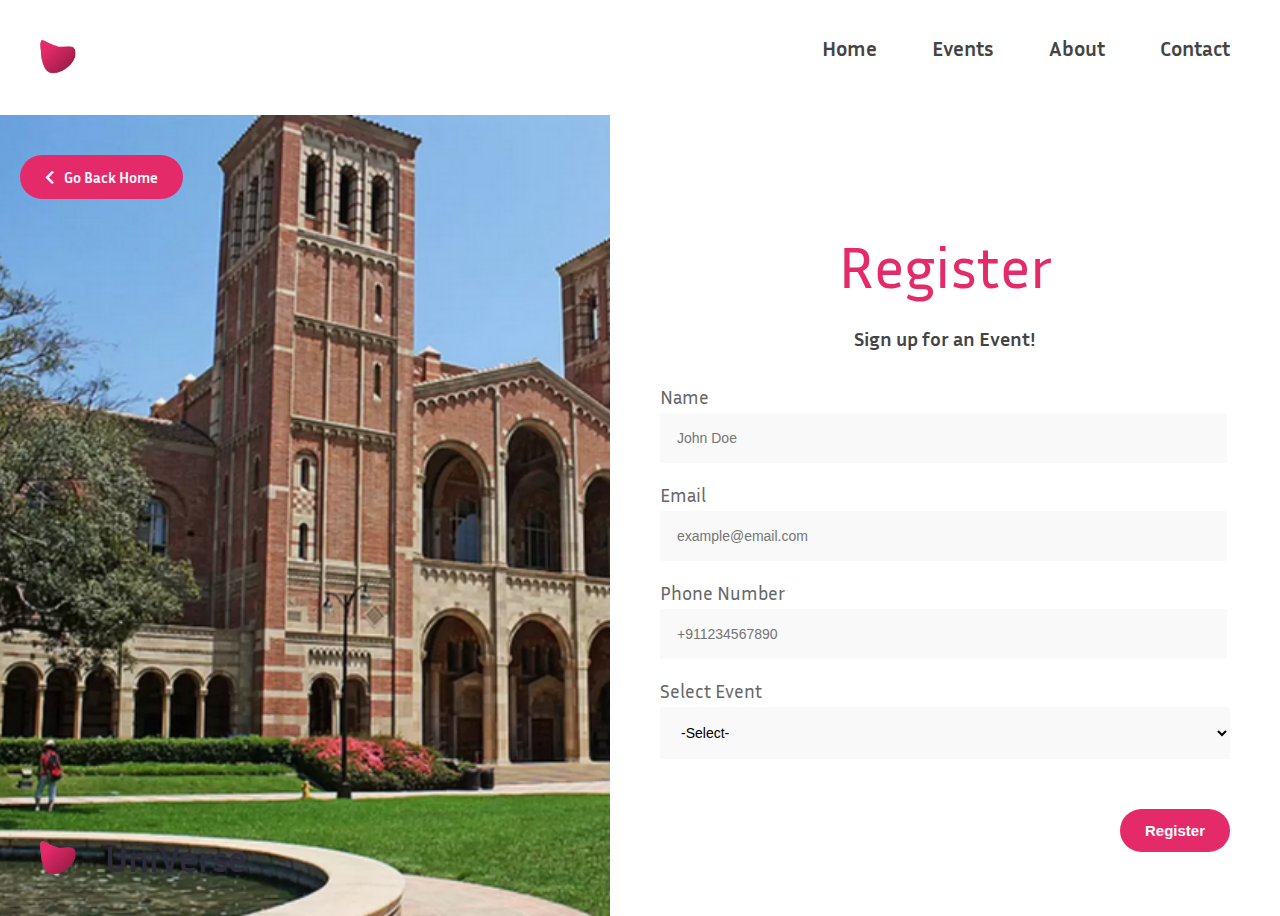
<file: pages/register.html>
<!DOCTYPE html>
<html lang="en">
<head>
    <meta charset="UTF-8">
    <meta name="viewport" content="width=device-width, initial-scale=1.0">
    <title>Register - UniVerse</title>

    <!-- Google Fonts -->
    <link href="https://fonts.googleapis.com/css2?family=Inria+Sans:wght@400;700&display=swap" rel="stylesheet">

    <!-- Font Awesome Icons -->
    <link rel="stylesheet" href="https://cdnjs.cloudflare.com/ajax/libs/font-awesome/5.15.4/css/all.min.css">

    <link rel="stylesheet" href="../css/styles.css">
    <link rel="stylesheet" href="../css/register.css">

    <!-- Scripts -->

    <script type="module" src="../scripts/register.js"></script>

    <script type="module" src="../scripts/database.js"></script>

    <script>
        // document.getElementById("registerForm").addEventListener("submit", function(event) {
        //     event.preventDefault();
            
        //     let name = document.getElementById("name").value;
        //     let email = document.getElementById("email").value;
        //     let phone = document.getElementById("phone").value;
        //     let eventSelected = document.getElementById("event").value;

        //     if (!name || !email || !phone || !eventSelected) {
        //         alert("Please fill in all fields.");
        //         return;
        //     }

        //     alert("Registration successful!");
        // });
    </script>

    <style>

        .button {
            /* max-width: 200px; */
            /* width: 140px; */
            width: fit-content;
            font-size: 15px;
            padding-inline: 25px;
            padding-block: 13px;
            margin-top: 20px
        }
        .button:hover {
            cursor: pointer;

        }

        .button > i {
            margin: 0px;
            padding: 0px;
            margin-right: 10px;
        }

        .register-title {
            text-align: center;
        }

        /* Navbar */

        .navbar .nav-links {
            gap: 55px;
        }

        .navbar .nav-links li a {
            text-decoration: none;
            color: #444;
            font-size: 1.3rem;
            font-weight: 900;
        }

    </style>

</head>
<body>

    <nav class="navbar">
        <img src="../assets/icon.png" style="width: 75px; height: 75px;" alt="UniVerse Logo">
        <nav>
            <ul class="nav-links">
                <li><a href="../index.html">Home</a></li>
                <li><a href="events.html">Events</a></li>
                <li><a href="about.html" >About</a></li>
                <li><a href="contact.html">Contact</a></li>
            </ul>
        </nav>
    </nav>

    <div class="container">
        <div class="left-section">
            <a class="button" href="../index.html"><i class="fas fa-chevron-left"></i>Go Back Home</a>
            <div class="logo">
                <img src="../assets/icon.png" style="width: 75px; height: 75px;" alt="UniVerse Logo">
                <span>UniVerse</span>
            </div>
        </div>

        <div class="right-section">
            <h2 class="register-title">Register</h2>
            <p class="register-subtitle">Sign up for an Event!</p>
        
            <form id="registerForm">
                <label for="name">Name</label>
                <input type="text" id="name" placeholder="John Doe" required>
        
                <label for="email">Email</label>
                <input type="email" id="email" placeholder="example@email.com" required>
        
                <label for="phone">Phone Number</label>
                <input type="tel" id="phone" placeholder="+911234567890" required>
        
                <label for="event-input">Select Event</label>
                <select id="event-input" required>
                    <option value="" disabled selected>-Select-</option>
                    <option value="event1">Event 1</option>
                    <option value="event2">Event 2</option>
                    <option value="event3">Event 3</option>
                </select>
        
                <div style="display: flex; justify-content: flex-end; width: 100%; margin-top: 10px;">
                    <button type="submit" class="button">Register</button>
                </div>
            </form>
        </div>
        
    </div>

</body>
</html>
</file>
<file: css/styles.css>
#event-title-date {
    margin: 43px 0px;
}

body {
  margin: 0;
  font-family: Arial, sans-serif;
  /* background-color: #2E2B3A; */
  background-color: white;
  color: #FFFFFF;
  font-family: 'Inria Sans', sans-serif;
}

header {
  display: flex;
  justify-content: space-between;
  align-items: center;
  padding-inline: 25px;
  height: 100px;
  width: 100%;
  /* background-color: white; */
}

.logo {
  font-size: 36px;
  font-weight: bold;
  color: #2E2B3A;
  text-decoration: none;
  cursor: pointer;
}

.logo:hover {
  color: #454545;
}

header div {
  display: flex;
  align-items: center;
}

header nav {
  display: flex;
}

header nav a {
  text-decoration: none;
  font-weight: bold;
  font-size: 22px;
  color: #2E2B3A;
  padding-inline: 5px;
  margin-right: 38px;
}

header nav a.active {
  color: #E52A6A;
}

header nav a:hover {
  color: #933556
}

header nav .active:hover {
  color: #E52A6A;
}

header .button {
  margin-left: 35px;
}

main {
  text-align: center;
  padding: 28vh 28px;
  cursor: default;
  margin-top: 100px;
}

.countdown {
  display: flex;
  justify-content: left;
  gap: 10px;
  transition: scale .2s ease;
}

/* @media(max-width: 615px) {
  .countdown {
    left: -25px;
    scale: .9;
    position: absolute;
  }
}

@media(max-width: 590px) {
  .countdown {
    left: -40px;
    scale: .85;
  }
}

@media(max-width: 558px) {
  .countdown {
    left: -50px;
    scale: .83;
    position: absolute;
    align-self: center;
    justify-self: center;
  } */
/* } */


.countdown .time-box {
  background-color: rgba(255, 255, 255, .09);
  height: 140px;
  width: 140px;
  border-radius: 25px;
  /* border-radius: 5px; */
  text-align: center; 
  align-content: center;
  justify-items: center;
  /* border: 1px solid #5C5E65; */
}

.countdown .time-box:hover {
  opacity: .85;
}

.countdown .time-box span {
  display: block;
  font-size: 50px;
  font-weight: 500;
  margin-bottom: 5px;
}

/* @media(max-width: 615px) {
  .countdown .time-box span {
    font-size: 8vw;
  }
} */

.countdown .time-box label {
  font-size: 22.3px;
}

@media(max-width: 615px) {
  .countdown .time-box label {
    font-size: 20px;
  }
  .countdown .time-box span {
    font-size: 45px;
  }
}

@media(max-width: 555px) {
  .countdown .time-box label {
    font-size: 18px;
  }
  .countdown .time-box span {
    font-size: 40px;
  }
}

@media(max-width: 500px) {
  .time-box {
    max-height: 125px;
  }
}

@media(max-width: 470px) {
  .countdown .time-box label {
    font-size: 16px;
  }
  .countdown .time-box span {
    font-size: 35.6px;
  }
  .time-box {
    max-height: 120px;
  }
}

.event-title {
  font-size: 65px;
  font-weight: bold;
}

.event-date {
  margin-bottom: 11px;
  font-size: 28px;
  padding-top: 20px;
  font-weight: bold;
  color: #FFF;
}

.button {
  border-radius: 30px;
  background-color: #E52A6A;
  color: #FFFFFF;
  border: none;
  text-decoration: none;
  font-weight: bold;
  /* some margin already exists on the left of this element (from the the nav item) */
  font-size: 19px;
  padding-block: 19px;
  padding-inline: 30px;
}

.button:hover {
  background-color: #da3e74;
}

/* .buttons {
   margin-top: 45px; 
} */

.buttons a {
  display: inline-block;
  /* padding: 22px 43px; */
  text-decoration: none;
  font-weight: bold;
  width: 190px;
  padding-inline: 0px;
  align-content: center;
  text-align: center;
}

.buttons .register {
  background-color: #E52A6A;
  color: #FFFFFF;
  margin-right: 8px;
  margin-bottom: 8px
}

.buttons .learn-more {
  background-color: rgba(255, 255, 255, 0.2);
  color: #E52A6A;
  /* border: 2px solid #5C5E65; */
}


.header-parent {
    display: flex;
    background-image: url('../assets/events/freashmanorientation.jpg');
    background-size: cover; /* Ensures the image covers the entire div */
    background-position: center; /* Centers the background image */
    background-repeat: no-repeat;
    position: relative;
}

@media(max-width: 1050px) {
  .header-parent {
    padding-top: 24vh
  }
}

@media(max-width: 775px) {
  .header-parent {
    padding-top: 20vh
  }
}

@media(max-width: 675px) {
  .header-parent {
    padding-top: 16vh
  }
}

.header-parent::before {
    content: '';
    position: absolute;
    top: 0;
    left: 0;
    right: 0;
    bottom: 0;
    background: rgba(255, 255, 255, 0); /* Semi-transparent overlay */
    backdrop-filter: blur(15px); /* Blurs the background image */
    z-index: 1;
}

.header-main-content {
    width: 68%;
    justify-content: flex-start;
    text-align: left;
    position: relative;
    z-index: 2; /* Ensures content is above the blurred background */
}

@media(max-width: 935px) {
  .header-main-content {
    width: 100%;
  }
}

  /* Footer */
  footer {
    background-color: #f9f9f9;
    text-align: center;
    padding: 15px;
    color: #757575;
    font-size: 0.9rem;
  }
  

  /* overlay */

  /* Overlay for navbar when image is over it */
.overlay {
  background-color: rgba(0,0,0, .35);
  height: inherit;
  width: inherit;
  position: absolute;
}
</file>
<file: css/navbar/navbar.css>
/* Navbar */

nav {
    align-items: center;
}

.navbar {
    display: flex;
    justify-content: space-between;
    align-items: center;
    height: 100px;
    padding: 0px;
    padding-right: 0px;
    background: white;
    position: fixed;
    margin-top: -100px;
    z-index: 100;
}

.logo {
    display: flex;
    align-items: center;
}

.logo img {
    height: 75px;
}

.logo span {
    font-size: 1.8rem;
    font-weight: bold;
    color: #d04a77;
}

#nav-menu {
    color: #d04a77;
    cursor: pointer;
}

#nav-menu.hidden {
    visibility: hidden;
}

.nav-links {
    display: flex;
    gap: 15px;
    margin: 0px
}

/* home-links is a class that is used on nav-links to let the responsiveness of page adapt to home page having one button more than other pages */

.nav-links-small-screen-open {
    display: unset;
    visibility: visible;
    position: unset;
}

.nav-links-small-screen-close {
    display: absolute;
    visibility: hidden;
    position: flex;
}

.nav-links li {
    list-style: none;
    margin-bottom: 5px;
}

.nav-links > li > .button {
    color: white;
    /* There is already list item spacing */
    margin-left: 0px;
}

.nav-links a {
    text-decoration: none;
    color: #444;
    font-size: 1.3rem;
    font-weight: bold;
}

.nav-links a.active {
    color: #d04a77;    
}

.main-nav {
    display: flex;
    justify-content: space-between;
    width: 100%;
}

/* Small Screen Responsiveness */
.navbar.small-screen {
    flex-direction: column;
    align-items: flex-end;
    height: fit-content;
}

.nav-links.small-screen {
    padding-bottom: 10px
}
</file>
<file: css/discover-style.css>
/* Featured Section */
.featured-section {
  display: flex;
  flex-direction: row; /* Aligns content with image on the right */
  justify-content: space-between;
  align-items: start;
  gap: 5vw;
  margin: 5%;
  min-height: 70vh;
}

.featured-content {
  flex: 1;
  text-align: left;
}

.featured-content h2 {
  font-size: 2.5rem;
  font-weight: bold;
  margin-bottom: 20px;
  color: #2e2b3a;
}

.featured-content p {
  font-size: 1.2rem;
  line-height: 1.5;
  color: #5c5e65;
}

.featured-content ul {
  list-style-type: none;
  padding: 0;
  margin: 20px 0;
}

.featured-content ul li {
  font-size: 1rem;
  color: #2e2b3a;
  margin-bottom: 10px;
}

.featured-content a {
  text-decoration: none;
  font-weight: bold;
  font-size: 1rem;
  padding: 15px 30px;
  background-color: #e52a6a;
  color: #fff;
  border-radius: 25px;
  display: inline-block;
  margin-top: 20px;
}

.featured-content a:hover {
  background-color: #da3e74;
}

.featured-image {
  flex: 1;
  max-width: 35%;
  height: auto;
  margin-top: 40px;
}

/* responsiveness  */
@media(max-width: 1165px) {
  .featured-image {
    flex: 3;
    max-width: 50%;
  }
  .featured-content {
    flex: .8;
  }
}

@media(max-width: 885px) {
  .featured-image {
    max-width: unset;
    position: absolute;
    height: 70vh;
    z-index: -2;
    width: 100%;
    margin-top: 0px;
    object-fit: cover;
    filter: blur(3px);
  }
  .featured-section {
    margin: unset;
  }
  .featured-content {
    margin: 9%;
  }
  .featured-content h2 {
    margin: 0px;
  }
  .overlay {
    width: 100%
  }
}
</file>
<file: css/event-details.css>
body {
    display: flex;
    flex-direction: column;
    margin: 0;
}

header {
    width: 100%;
    height: 50px;
    padding: 0px;
    position: relative; /* Default position */
    top: 0;
    left: 0;
    z-index: 1;
    transition: background-color 0.3s ease; /* Smooth transition */
}

main {
    padding: 0px;
    overflow: hidden;
    margin: 0px;
    /* Doc on MARGIN TOP */
    /* We need to remove this margin when scrolling down starts for better look.
    Otherwise a small white space (this 50px margin) shows up while scrolling (and will spoil the UX).
    And then show this top margin back when scrolling up (preferabaly aboout 100px away from the very top)*/
    margin-top: 50px; /* Space for header */
    background-color: white;
    /* height: 700px; */
    height: 90vh;
    display: flex;
    justify-content: center;
    align-items: center;
    z-index: -1;
    transition: margin-top 0.3s ease, height 0.5s ease; /* Smooth transition for height */
    width: 100%;
}


/* Scroll down button */
#scroll-down-button {
    height: 45px;
    width: 45px;
    position: fixed;
    align-items: center;
    justify-content: center;
    display: flex;
    color: #E52A6A;
    top: 100%;
    left: 100%;
    border: solid 2px #E52A6A;
    border-radius: 75px;
    transform: translate(-140%, -140%);
    transition: .3s ease;
    cursor: pointer;
}
#scroll-down-button:hover {
    background-color: #E52A6A;
    color: white
}

.main-margin-zero {
    margin-top: 0px; 
}

.hideElement {
    visibility: hidden;
}

/* When the header becomes fixed, move the main down */
.fixedHeader {
    position: fixed;
    top: 0;
    width: 100%;
    background-color: transparent;
    height: 100px;
    /* reset */
    /* height: 100px;
    padding: 0px; */
}

 /* This goes into the nav bar when scrolled down to the event details */
.addCoverImg {
    background-image: url('../assets/events/freashmanorientation.jpg');
    background-size: cover;
    /* height: 100px; */
}

/* Animating the shrinking of the main element on scroll */
.shrinking {
    height: 0px; /* Target smaller height when scrolling down */
}

.navbar {
    display: flex;
    justify-content: space-between;;
    width: 100%;
    padding-top: 52px;
}

.removePadding {
    padding: 0px;
}

#header-elements {
    position: absolute;
    top: 20vh;
}

.button {
    padding-block: 12.5px;
    padding-inline: 68px;
    border-radius: 30px;
    font-size: 15.5px;
    font-weight: 400;
}

#header-elements .button {
    z-index: 100;
}

/*// Navbar styling //*/

.logo {
    margin-left: 35px;
    color: #E52A6A;
}

.logo img {
    height: 75px;
}

/*// Navbar styling //*/

/*// Header Content start //*/

#header-img {
    width: 100%;
    filter: brightness(58%); 
}

@media (max-width: 1090px) {
    #header-img {
        width: unset;
        /* background: ; */
        
    }
}

/* #header-img::before {
    content: "";
    position: absolute;
    top: 0;
    left: 0;
    width: 100%;
    height: 100%;
    background-color: rgba(0, 0, 0, 0.35); Black with opacity for the overlay 
    z-index: 1; Make sure it is behind the content, but above the background 
  } */

#header-title {
    padding-top: 14vh;
    font-weight: 500;
    color: white;
    margin-bottom: 3vh;
    font-size: 8vh;
}

#header-elements > p {
    font-size: 22px;
    font-weight: 400;
    color: white;
    letter-spacing: 0.02em;
    margin-top: 0px;
    padding-inline: 40px;
}

/* override */
#header-elements > button {
    margin-block: 30px;
}

/* Bouncing chevron-down icon and Scroll Indicator */

#scroll-indicator {
    /* height: 10vh;  */
    position: fixed;
    height: 200px;
    font-size: 20px;
    top: 80vh;
    left: 50%;  /* Horizontally centers the div (50% of the viewport width) */
    transform: translateX(-50%);
    display: flex;
    justify-content: center;    /* Horizontally center the content inside */
    align-items: center;        /* Vertically center the content inside */
    flex-direction: column;
    /* transform: translateX(-50%); */
    color: white;
    cursor: pointer;
    transition: color .3s ease;
}

#scroll-indicator:hover {
    color: #E52A6A;
}

.chevron {
    animation: bounce 3s ease-in-out infinite; /* Apply the animation */
    /* align-content: end; */
    font-size: 17.5px;
  }

@keyframes bounce {
    0% {
        transform: translateY(0);
    }
    30% {
        transform: translateY(20px); /* Bounce up */
    }
    50% {
        transform: translateY(0); /* Return to original position */
    }
    80% {
        transform: translateY(20px); /* Bounce up again */
    }
    100% {
        transform: translateY(0); /* Return to original position */
    }
}


/* Bouncing chevron-down icon and Scroll Indicator */

/*// Header Content end //*/


/* Event Details Section */

#main-content {
    padding-top: 25vh;
    padding-bottom: 8vh;
    padding-inline: 18%;
}

@media (max-width: 1530px) {
    #main-content{
        padding-inline: 15%;
    }
}

@media(max-width: 1230px) {
    #main-content {
        padding-inline: 9%;
    }
}

#event-details {
    text-align: center;
    padding: 2rem 1rem;
    font-family: 'Inria Sans', sans-serif;
}

.details-row {
    display: flex;
    justify-content: center;
    gap: 2rem;
    flex-wrap: wrap;
    margin-bottom: 5vh;
}

.detail-item {
    text-align: center;
    max-width: 275px;
    width: 180px;
    font-size: 16px;
    color: #2E2B3A;
}

.detail-item i {
    font-size: 50px;
    color: #E52A6A;
}

.detail-title {
    font-weight: bold;
    margin-block: 1.5rem;
    text-transform: uppercase;
    font-size: 1.1em;
    color: #E52A6A;
}

.detail-item > hr {
    width: 37px;
    border: none;
    height: 2px;
    color: #ebebeb;
    background-color: #ebebeb;
}

.detail-content {
    font-weight: 400;
    font-size: 1.1em;
    color: #2E2B3A;
    font-weight: bold;
}

/* vertical rule */
.vertical-rule {
    border-left: 1.75px solid #ebebeb;
    height: inherit
}

@media(max-width: 1370px) {
    .vertical-rule {
        border: none;
        height: 0px
    }
}
@media(max-width: 1230px) {
    .vertical-rule {
        border-left: 1.75px solid #ebebeb;
        height: inherit
    }
}
@media(max-width: 1170px) {
    .vertical-rule {
        border: none;
        height: 0px
    }
}



#event-details h2 {
    font-size: 2.3rem;
    color: #2E2B3A;
    margin-bottom: 1rem;
    font-weight: 600;
}

.event-description {
    font-size: 1.35rem;
    line-height: 1.65em;
    margin-bottom: 2rem;
    color: #4A4A4A;
}

.button {
    padding-block: 12.5px;
    padding-inline: 75px;
    border-radius: 30px;
    font-size: 17.5px;
    font-weight: 400;
    cursor: pointer;
}

.button:hover {
    background-color: #C71E58;
}
</file>
<file: css/events.css>
.main {
    padding: 0px;
    padding-inline: 150px;
    justify-content: center;
    justify-items: center;
    align-items: center;
    align-content: center;
    display: flex;
}

@media (max-width: 1000px) {
  .main {
    padding-inline: 4em;
  }
}

@media (max-width: 800px) {
  .main {
    padding-inline: 6.5em;
  }
}

@media (max-width: 615px) {
  .main {
    padding-inline: 66px;
  }
}

@media (max-width: 465px) {
    .main {
        padding-inline: 2.5em;
    }
}

@media(max-width: 450px) {
  .centered-text p {
    visibility: hidden;
    height: 0px;
    margin: 0px;
    padding: 0px;
  }
}

@media (max-width: 390px) {
  .main {
      padding-inline: 0px;
  }
}


.button {
    padding-block: 12.5px;
    padding-inline: 68px;
    border-radius: 30px;
    font-size: 15.5px;
    font-weight: 400;
}

h1 {
    margin: 0px;
    font-size: 34px;
}


.text-button {
    padding-block: 12.5px;
    color: #E52A6A;
    text-decoration: none;
}

.video-container {
    position: relative;
    width: 100%;
    margin-top: 100px;
    margin-bottom: 75px
}
  
.background-video {
    width: 100%;
    height: 57vh;
    min-height: 390px;
    object-fit: cover;
    background: rgba(0,0,0,0.5);
    filter: blur(5px)
}

.background-video:hover {
  filter: brightness(50%);
}
  
.centered-text {
    position: absolute;
    top: 50%;
    left: 50%;
    transform: translate(-50%, -50%);
    color: white;
    text-align: center;
    width: 100%;
    height: 56.5vh ;
    min-height: 390px;
    background-color: rgba(0, 0, 0, .35);
}

  
.centered-text p {
    margin: 5px 0;
}


/* Header text */
.video-container .centered-text h1 {
    padding-top: 14vh;
    font-weight: 500;
    margin-bottom: 3vh;
    font-size: 8vh;
}

/* header sub title "Missed one? ...." */
.video-container .centered-text p {
    font-size: 18px;
    font-weight: 400;
    letter-spacing: 0.02em;
    padding-bottom: 45px;
    margin-top: 0px;
    padding-inline: 40px;
}

.events-list {
    /* height: 100vh; */
    margin: 0;
    margin-bottom: 50px;
    display: grid;
    grid-gap: 35px;
    grid-template-columns: repeat(4, minmax(0, 1fr)); /* 3 columns, evenly spaced */
    width: 100%; /* Full container width */
    box-sizing: border-box;
  }

@media (max-width: 1850px) {
    .events-list {
      grid-template-columns: repeat(3, 1fr); /* 2 columns on smaller screens */
      /*padding: 0 5%; Reduced padding on smaller screens */
    }
  }

@media (max-width: 1200px) {
    .events-list {
      grid-template-columns: repeat(2, 1fr); /* 2 columns on smaller screens */
      /*padding: 0 5%; Reduced padding on smaller screens */
    }
  }
  
@media (max-width: 800px) {
    .events-list {
      grid-template-columns: 1fr; /* 1 column on very small screens */
      /* padding: 0 5%; */
    }
  }


.event-card {
  background-color: #f9f9f9;
  width: inherit;
  border-radius: 25px;
  box-sizing: border-box;
  transition: box-shadow 0.3s ease;  
  }

  .event-card:hover {
    transform: translateY(-10px);
    cursor: pointer;
    box-shadow: 0px 5px 15px 2px rgb(0 0 0 / 0.1);
  }

.event-card .card-content {
    /* padding: 10px; */
 /* Flexbox properties to align content */
  display: flex;
  flex-direction: column; /* Ensure vertical layout */
  align-items: flex-start;  /* Aligns children to the left (start of flex container) */
  justify-content: flex-start;
  padding: 15px;
  padding-top: 0px;
}

.event-date {
    color: #757575;
    font-size: 14px;
    margin: 0;
  }

.event-title {
    color: #d81b60; /* Matches red accent color */
    font-weight: bold;
    margin: 0px;
    text-align: left;
    margin-top: 25px;
    font-size: 30px;
    height: 75px;
  }

.event-description {
    color: #333;
    font-size: 15.5px;
    margin-block: 25px;
    text-align: start;
  }
/* 
.events-grid {
    display: grid;

} */


.event-card img {
    margin: 0px;
    width: inherit;
    /* border-radius: 25px; */
    border-bottom-left-radius: 25px;
    border-bottom-right-radius: 25px;
}


/* udpated */


.event-card {
  display: flex;
  flex-direction: column;
  justify-content: space-between;
  background-color: #ffffff;
  width: 100%;
  /* max-width: 350px; */
  border-radius: 25px;
  overflow: hidden; /* Ensures image fits within rounded corners */
  box-shadow: 0 4px 8px rgba(0, 0, 0, 0.1); /* Subtle shadow for depth */
  transition: transform 0.3s ease, box-shadow 0.3s ease; /* Smooth hover effects */
  cursor: pointer;
}

.event-card:hover {
  transform: translateY(-5px); /* Lift the card slightly on hover */
  box-shadow: 0 8px 16px rgba(0, 0, 0, 0.2); /* Stronger shadow */
}

.card-content {
  padding: 20px;
  text-align: left;
}

.event-date {
  font-size: 0.9rem;
  color: #e52a6a; /* Eye-catching color for date */
  font-weight: bold;
  margin-bottom: 10px;
}

.event-title {
  font-size: 1.5rem;
  color: #2e2b3a; /* Neutral dark text */
  margin: 10px 0;
}

.event-description {
  font-size: 1rem;
  color: #5c5e65; /* Subtle gray text */
  line-height: 1.5;
}

img {
  object-fit: cover; /* Ensures the image covers the area nicely */
}
</file>
<file: css/bouncy-chevron.css>
/* chevron-down icon in the header */
.chevron {
    font-size: 17.5px;
    color: white;
    animation: bounce 2s ease-in-out infinite; /* Apply the animation */
    color: white; align-content: end; font-size: 17.5px;
  }
  
  @keyframes bounce {
      0% {
          transform: translateY(0); /* Start at the normal position */
      }
      50% {
          transform: translateY(20px); /* Move up by 5px */
      }
      100% {
          transform: translateY(0); /* End back at the normal position */
      }
  }
</file>
<file: css/register.css>
/* General Styles */
body {
    margin: 0;
    padding: 0;
    background: #fff;
    color: #000;
}

/* Navbar */
.navbar {
    display: flex;
    justify-content: space-between;
    padding: 20px 50px;
    padding-left: 20px;
}

.navbar .nav-links {
    list-style: none;
    display: flex;
    gap: 20px;
}

.navbar .nav-links li {
    display: inline;
}

.navbar .nav-links a {
    text-decoration: none;
    color: #000;
    font-weight: 500;
}

.navbar .nav-links a.active {
    font-weight: bold;
}

/* Main Container */
.container {
    display: flex;
    height: 89vh;
}

/* Left Section */
.left-section {
    background-image: url("../assets/fictional-college.png");
    background-size: cover;
    background-position-x: -130px;
    width: 50%;
    position: relative;
    display: flex;
    flex-direction: column;
    justify-content: space-between;
    padding: 20px;
    overflow: hidden;
}


.back-button {
    background: #E52A6A;
    color: white;
    border: none;
    padding: 12px 20px;
    border-radius: 20px;
    font-size: 14px;
    cursor: pointer;
}

.logo {
    display: flex;
    align-items: center;
    position: absolute;
    bottom: 20px;
    left: 20px;.error {
        font-size: 0.9em;
        color: red;
        margin-top: 5px;
    };
}

@media(max-width: 790px) {
    .logo {
        visibility: hidden;
    }
    .left-section {
        background-position-x: unset;
    }
}

.logo img {
    width: 40px;
    height: 40px;
    margin-right: 10px;
}

/* Right Section */
.right-section {
    width: 50%;
    padding: 50px;
    display: flex;
    flex-direction: column;
    justify-content: center;
}

.register-title {
    font-size: 60px;
    color: #E52A6A;
    font-weight: 500;
    margin-bottom: 5px;
}

.register-subtitle {
    font-size: 20px;
    font-weight: bold;
    margin-bottom: 35px;
    text-align: center;
    color: #444;
}

/* Form */
form {
    display: flex;
    flex-direction: column;
}

label {
    font-weight: 500;
    font-size: 19px;
    margin-bottom: 5px;
    color: #676767;
}

input, select {
    width: 93.5%;
    padding: 17px;
    margin-bottom: 20px;
    border: 0px;
    border-radius: 0px;
    background: #f9f9f9;
    font-size: 14px;
}

select {
    width: 100%
}

#event {
    width: 100%;
}

.register-button {
    width: 100%;
    padding: 12px;
    background: #E52A6A;
    color: #fff;
    border: none;
    border-radius: 6px;
    margin-top: 40px;
    font-size: 16px;
    cursor: pointer;
}

.register-button:hover {
    background: #c02e5d;
}

/* Responsive Design */
@media (max-width: 768px) {
    .container {
        flex-direction: column;
    }

    .left-section {
        width: 100%;
        height: 200px;
    }

    .right-section {
        width: 100%;
        padding: 30px;
    }
}
</file>
